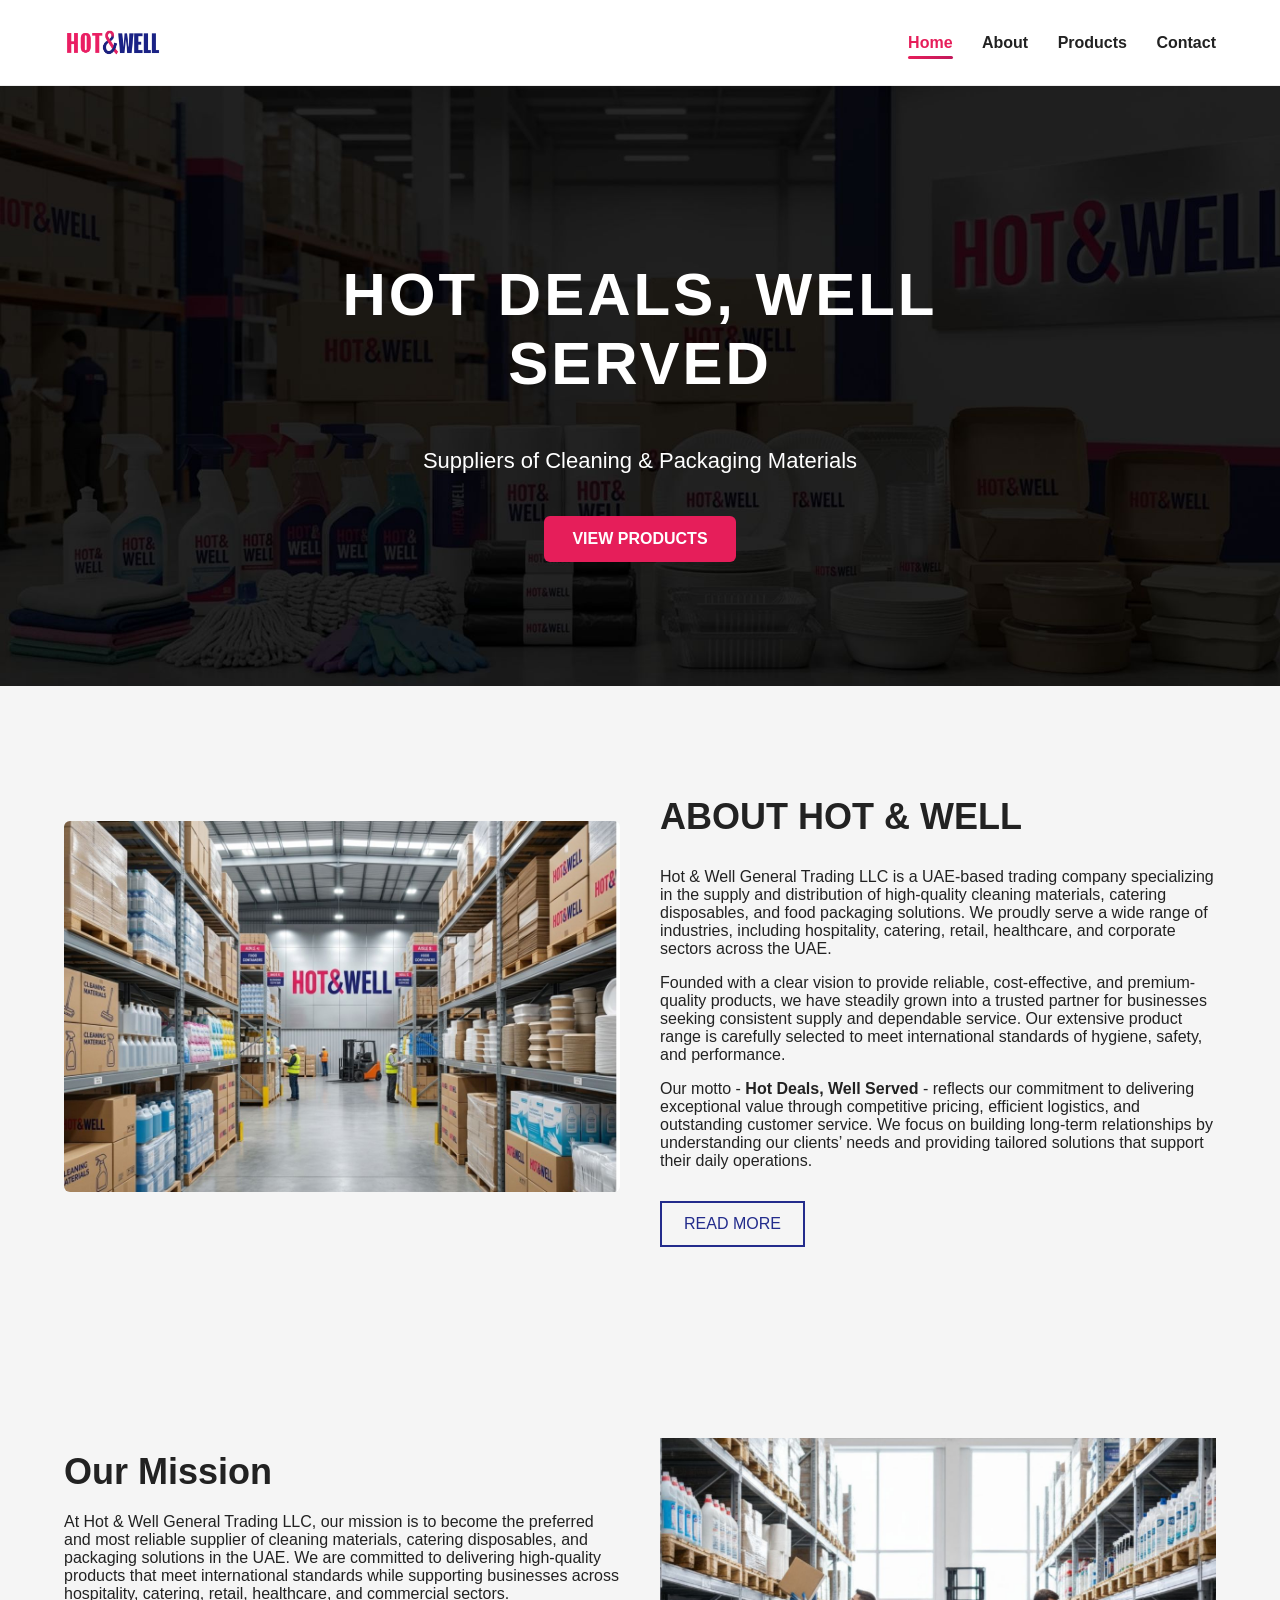
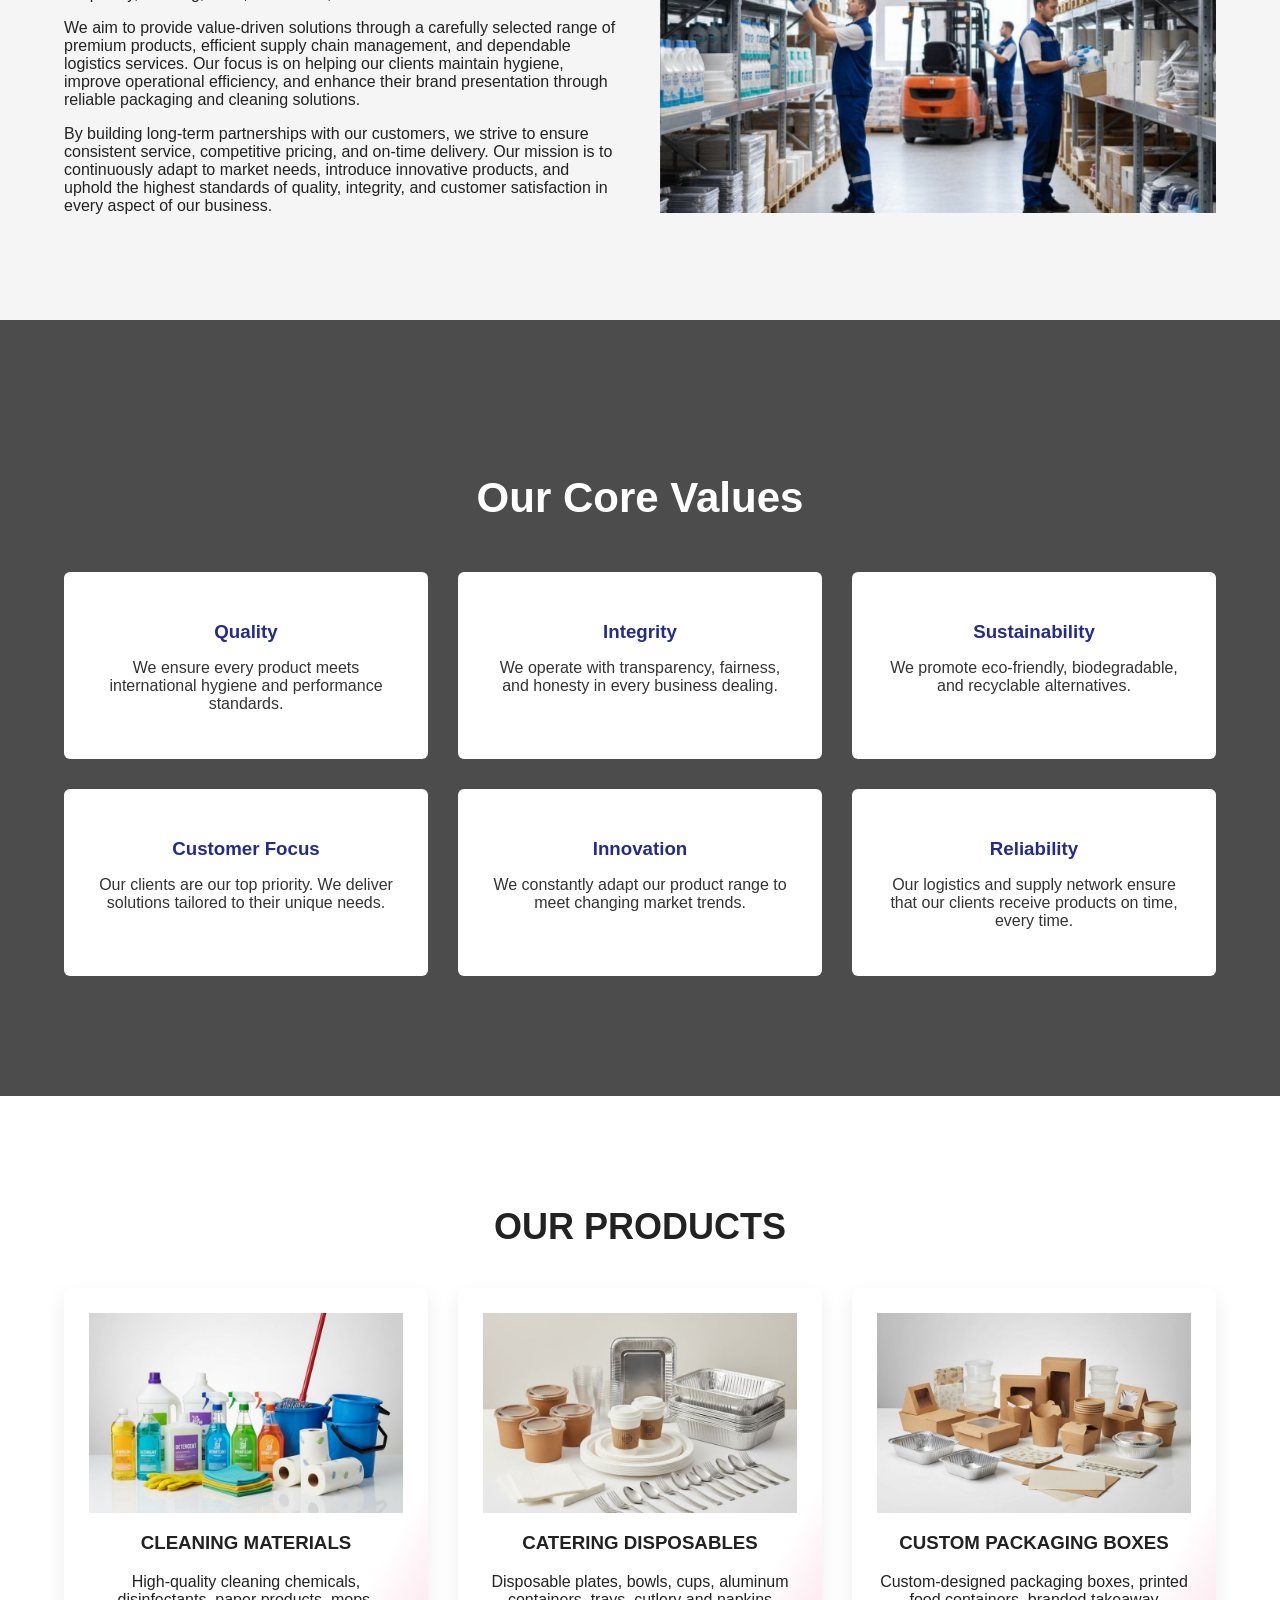
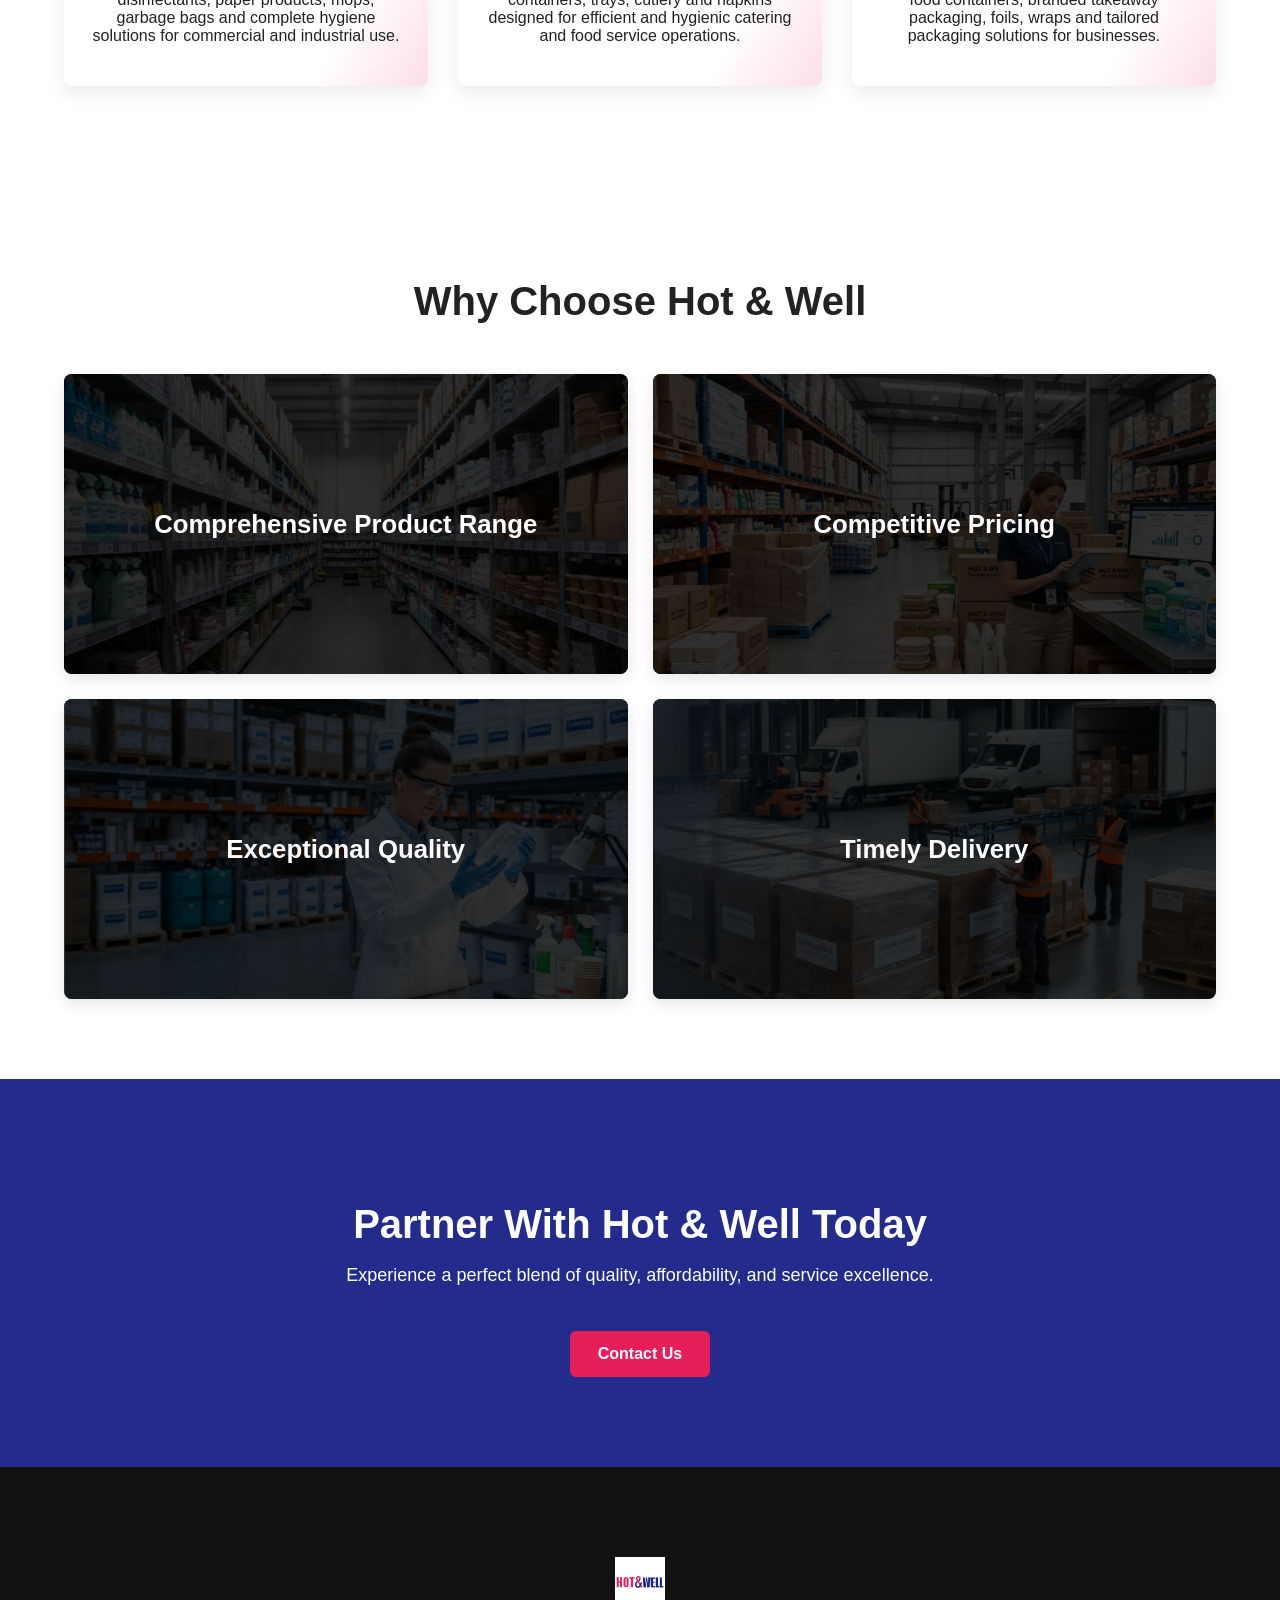
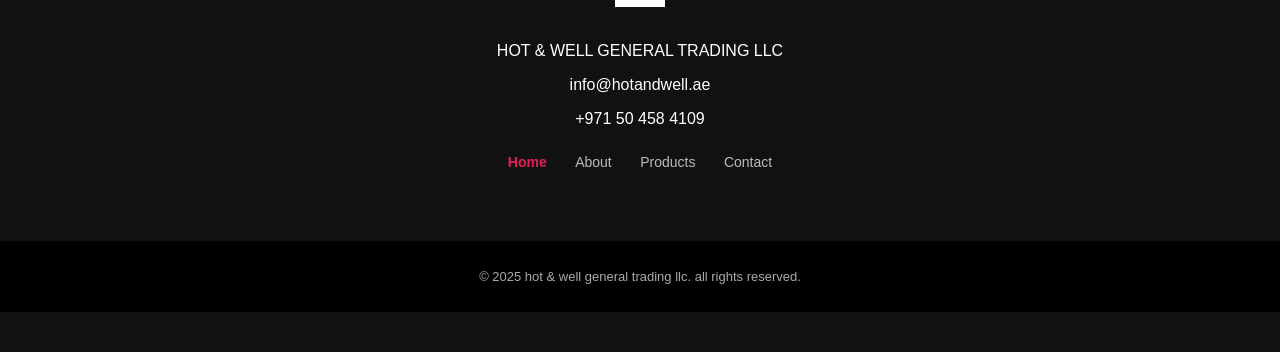
<file: index.html>
<!DOCTYPE html>
<html lang="en">

<head>
<meta charset="UTF-8">
<meta name="viewport" content="width=device-width, initial-scale=1.0">

<title>Hot & Well | Cleaning & Packaging Solutions</title>

<link rel="stylesheet" href="css/style.css">
<link rel="icon" href="favicon.ico" type="image/x-icon">
</head>

<body>

<header>

<div class="container nav">

<img src="images/logo1.png" class="logo" alt="Hot & Well company logo">

<nav>
  <a href="/" class="active">Home</a>
  <a href="/about/">About</a>
  <a href="/products/">Products</a>
  <a href="/contact/">Contact</a>
</nav>

</div>

</header>


<section class="hero">

<div class="hero-bg"></div>

<div class="hero-content">

<h1>HOT DEALS, WELL SERVED</h1>

<p>
Suppliers of Cleaning & Packaging Materials
</p>

<a href="/products/" class="btn"><span>VIEW PRODUCTS</span></a>

</div>

</section>


<section class="about-preview">

<div class="container about-grid">

<div class="image-frame">
    <img src="images/about.jpg" class="scroll-zoom" alt="About Hot & Well">
</div>

<div>

<h2>ABOUT HOT & WELL</h2>

<p>
Hot & Well General Trading LLC is a UAE-based trading company specializing in the supply and distribution of high-quality cleaning materials, catering disposables, and food packaging solutions. We proudly serve a wide range of industries, including hospitality, catering, retail, healthcare, and corporate sectors across the UAE.
</p>

<p>
Founded with a clear vision to provide reliable, cost-effective, and premium-quality products, we have steadily grown into a trusted partner for businesses seeking consistent supply and dependable service. Our extensive product range is carefully selected to meet international standards of hygiene, safety, and performance.
</p>

<p>
Our motto -<strong> Hot Deals, Well Served </strong>- reflects our commitment to delivering exceptional value through competitive pricing, efficient logistics, and outstanding customer service. We focus on building long-term relationships by understanding our clients’ needs and providing tailored solutions that support their daily operations.
</p>

<a href="/about/" class="btn-outline"><span>READ MORE</span></a>

</div>

</div>

</section>

<section class="mission">

<div class="container mission-grid">

<div class="mission-text">

<h2>Our Mission</h2>

<p>
At Hot & Well General Trading LLC, our mission is to become the preferred and most reliable supplier of cleaning materials, catering disposables, and packaging solutions in the UAE. We are committed to delivering high-quality products that meet international standards while supporting businesses across hospitality, catering, retail, healthcare, and commercial sectors.
</p>

<p>
We aim to provide value-driven solutions through a carefully selected range of premium products, efficient supply chain management, and dependable logistics services. Our focus is on helping our clients maintain hygiene, improve operational efficiency, and enhance their brand presentation through reliable packaging and cleaning solutions.
</p>

<p>
By building long-term partnerships with our customers, we strive to ensure consistent service, competitive pricing, and on-time delivery. Our mission is to continuously adapt to market needs, introduce innovative products, and uphold the highest standards of quality, integrity, and customer satisfaction in every aspect of our business.
</p>

</div>

<div class="mission-image">

<div class="image-frame">
<img src="images/mission.jpg" class="scroll-zoom" alt="Logistics and product supply operations">
</div>

</div>

</div>

</section>

<section class="core-values">

<div class="values-content">

<h2>Our Core Values</h2>

<div class="values-grid">

<div class="value-card">
<h3>Quality</h3>
<p>We ensure every product meets international hygiene and performance standards.</p>
</div>

<div class="value-card">
<h3>Integrity</h3>
<p>We operate with transparency, fairness, and honesty in every business dealing.</p>
</div>

<div class="value-card">
<h3>Sustainability</h3>
<p>We promote eco-friendly, biodegradable, and recyclable alternatives.</p>
</div>

<div class="value-card">
<h3>Customer Focus</h3>
<p>Our clients are our top priority. We deliver solutions tailored to their unique needs.</p>
</div>

<div class="value-card">
<h3>Innovation</h3>
<p>We constantly adapt our product range to meet changing market trends.</p>
</div>

<div class="value-card">
<h3>Reliability</h3>
<p>Our logistics and supply network ensure that our clients receive products on time, every time.</p>
</div>

</div>

</div>

</section>

<section class="products">

<h2>OUR PRODUCTS</h2>

<div class="container product-grid">

<div class="card">

<img src="images/cleaning.jpg" alt="Industrial cleaning materials and hygiene products">

<h3>CLEANING MATERIALS</h3>

<p>
High-quality cleaning chemicals, disinfectants, paper products,
mops, garbage bags and complete hygiene solutions for commercial
and industrial use.
</p>

</div>


<div class="card">

<img src="images/disposable.jpg" alt="Disposable plates cups and catering supplies">

<h3>CATERING DISPOSABLES</h3>

<p>
Disposable plates, bowls, cups, aluminum containers, trays,
cutlery and napkins designed for efficient and hygienic
catering and food service operations.
</p>

</div>


<div class="card">

<img src="images/packaging.jpg" alt="Custom packaging boxes and branded packaging solutions">

<h3>CUSTOM PACKAGING BOXES</h3>

<p>
Custom-designed packaging boxes, printed food containers,
branded takeaway packaging, foils, wraps and tailored
packaging solutions for businesses.
</p>

</div>

</div>

</section>

<section class="why-choose">
  <h2>Why Choose Hot & Well</h2>

  <div class="why-grid">
    <div class="why-box range">
      <h3>Comprehensive Product Range</h3>
    </div>

    <div class="why-box pricing">
      <h3>Competitive Pricing</h3>
    </div>

    <div class="why-box quality">
      <h3>Exceptional Quality</h3>
    </div>

    <div class="why-box delivery">
      <h3>Timely Delivery</h3>
    </div>
  </div>
</section>

<section class="about-cta">
  <div class="container">
    <h2>Partner With Hot & Well Today</h2>
    <p>Experience a perfect blend of quality, affordability, and service excellence.</p>
    <a href="/contact/" class="btn"><span>Contact Us</span></a>
  </div>
</section>

<footer>

<!-- TOP FOOTER -->
<div class="footer-top">

<div class="container">

<img src="images/logo.png" alt="Hot & Well logo">

<p>HOT & WELL GENERAL TRADING LLC</p>
<p>info@hotandwell.ae</p>
<p class="footer-phone">+971 50 458 4109</p>

<div class="footer-nav">
<a href="/" class="active">Home</a>
<a href="/about/">About</a>
<a href="/products/">Products</a>
<a href="/contact/">Contact</a>
</div>

</div>

</div>

<!-- COPYRIGHT BAR -->
<div class="footer-bottom">
<p>© 2025 hot & well general trading llc. all rights reserved.</p>
</div>

</footer>

<script src="js/script.js"></script>

</body>

</html>
</file>
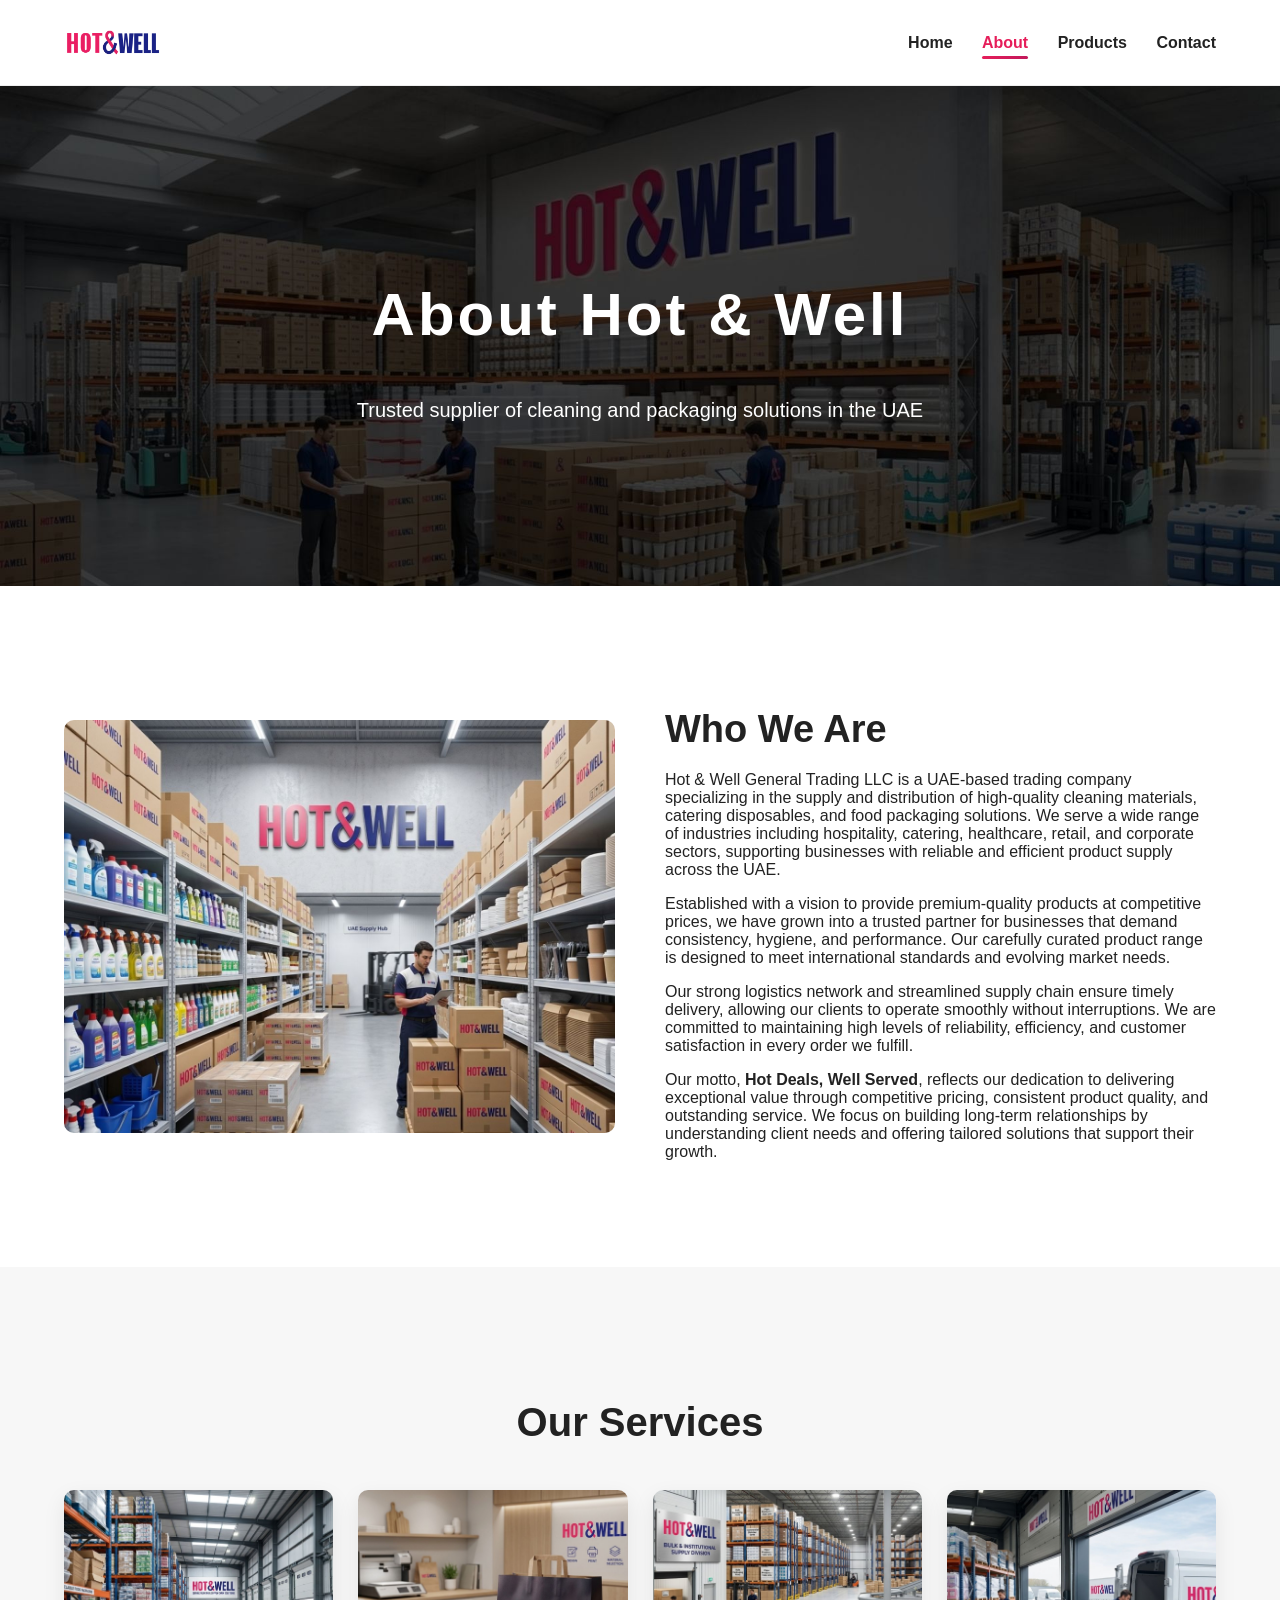
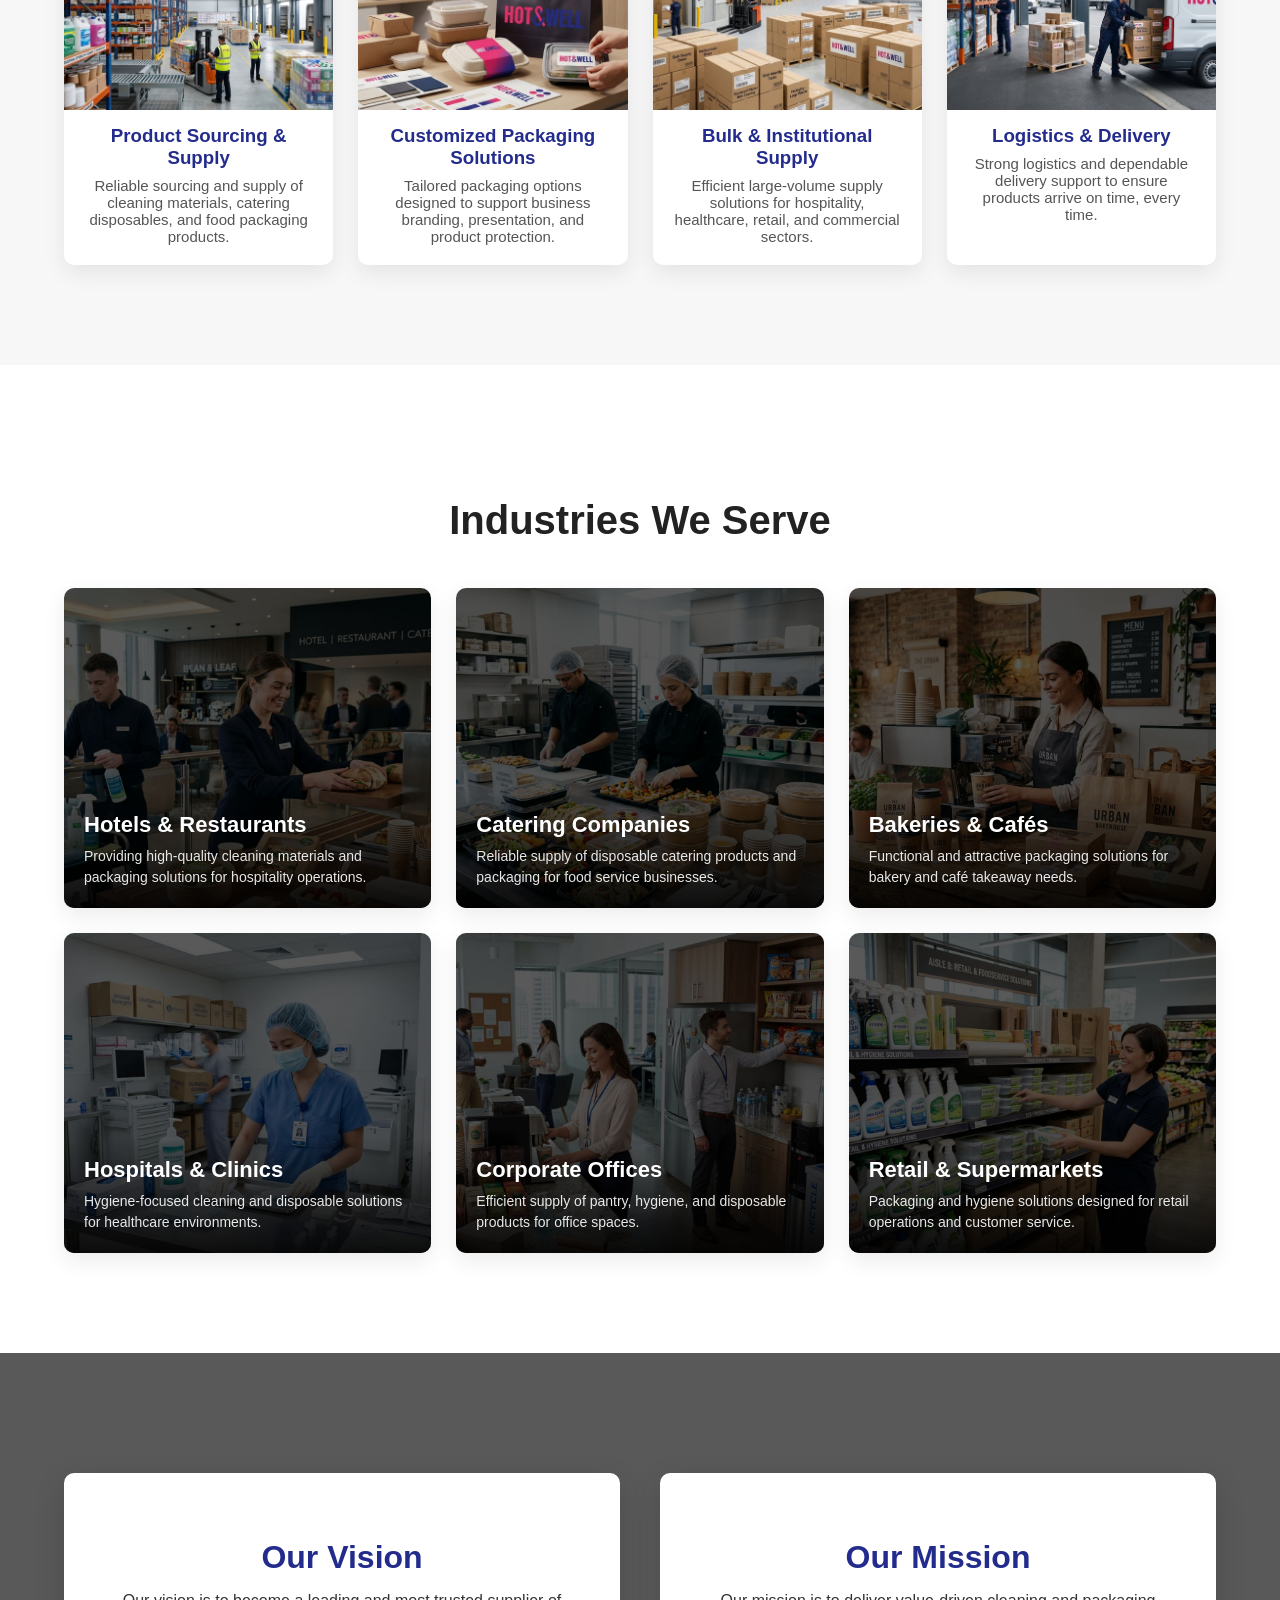
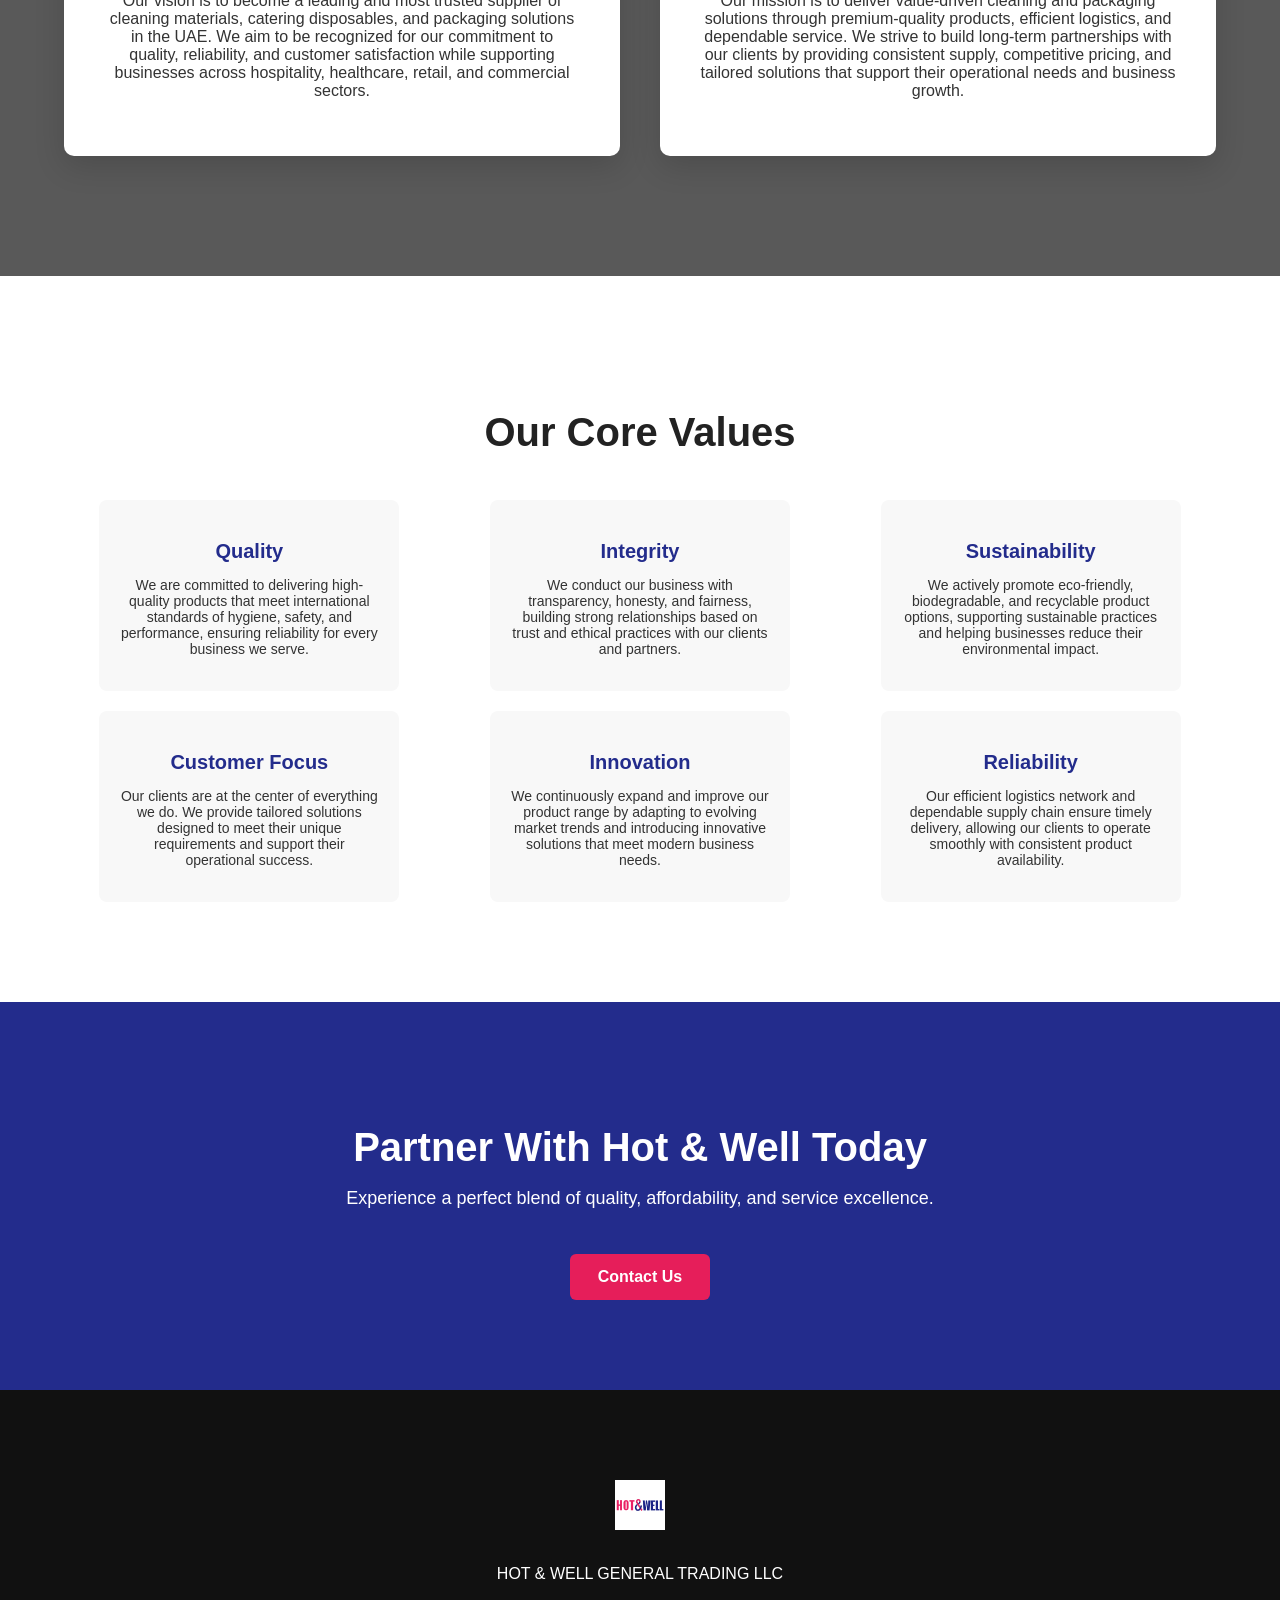
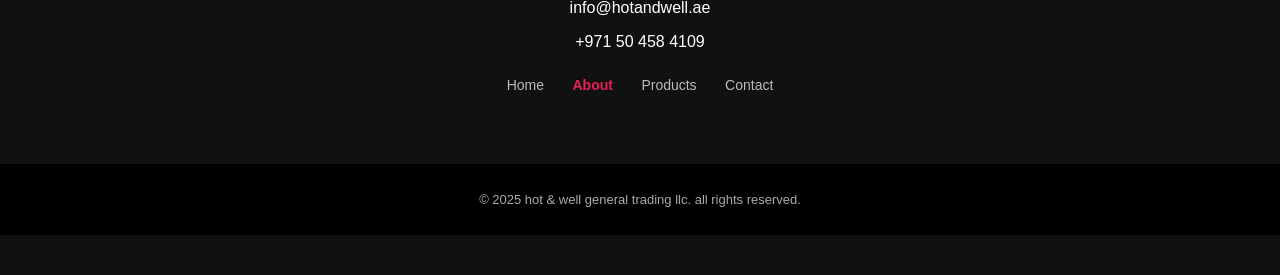
<file: about/index.html>
<!DOCTYPE html>
<html lang="en">
<head>
  <meta charset="UTF-8">
  <meta name="viewport" content="width=device-width, initial-scale=1.0">
  <title>About Us | Hot & Well</title>
  <link rel="stylesheet" href="../css/style.css">
  <link rel="icon" href="../favicon.ico" type="image/x-icon">
</head>
<body>

<header>
  <div class="container nav">
    <img src="../images/logo1.png" class="logo" alt="Hot & Well company logo">

    <nav>
      <a href="/">Home</a>
      <a href="/about/" class="active">About</a>
      <a href="/products/">Products</a>
      <a href="/contact/">Contact</a>
    </nav>
  </div>
</header>

<section class="about-hero">

  <div class="about-hero-bg"></div>

  <div class="about-hero-content">
    <h1>About Hot & Well</h1>
    <p>Trusted supplier of cleaning and packaging solutions in the UAE</p>
  </div>

</section>

<section class="about-company-section">
  <div class="container about-company-grid">

    <div class="about-company-image image-frame">
      <img src="../images/about-company.jpg" class="scroll-zoom" alt="Hot & Well warehouse and packaging operations">
    </div>

    <div class="about-company-text">
      <h2>Who We Are</h2>

      <p>
        Hot & Well General Trading LLC is a UAE-based trading company specializing in the supply and distribution of high-quality cleaning materials, catering disposables, and food packaging solutions. We serve a wide range of industries including hospitality, catering, healthcare, retail, and corporate sectors, supporting businesses with reliable and efficient product supply across the UAE.
      </p>

      <p>
        Established with a vision to provide premium-quality products at competitive prices, we have grown into a trusted partner for businesses that demand consistency, hygiene, and performance. Our carefully curated product range is designed to meet international standards and evolving market needs.
      </p>

      <p>
        Our strong logistics network and streamlined supply chain ensure timely delivery, allowing our clients to operate smoothly without interruptions. We are committed to maintaining high levels of reliability, efficiency, and customer satisfaction in every order we fulfill.
      </p>

      <p>
        Our motto, <strong>Hot Deals, Well Served</strong>, reflects our dedication to delivering exceptional value through competitive pricing, consistent product quality, and outstanding service. We focus on building long-term relationships by understanding client needs and offering tailored solutions that support their growth.
      </p>

    </div>

  </div>
</section>

<section class="about-services-section">
  <div class="container">
    <h2>Our Services</h2>

    <div class="about-services-grid">

      <div class="about-service-card">
        <img src="../images/service-sourcing.jpg" alt="Product sourcing and supply service">
        <h3>Product Sourcing & Supply</h3>
        <p>Reliable sourcing and supply of cleaning materials, catering disposables, and food packaging products.</p>
      </div>

      <div class="about-service-card">
        <img src="../images/service-custom.jpg" alt="Customized packaging solutions service">
        <h3>Customized Packaging Solutions</h3>
        <p>Tailored packaging options designed to support business branding, presentation, and product protection.</p>
      </div>

      <div class="about-service-card">
        <img src="../images/service-bulk.jpg" alt="Bulk and institutional supply service">
        <h3>Bulk & Institutional Supply</h3>
        <p>Efficient large-volume supply solutions for hospitality, healthcare, retail, and commercial sectors.</p>
      </div>

      <div class="about-service-card">
        <img src="../images/service-logistics.jpg" alt="Logistics and delivery service">
        <h3>Logistics & Delivery</h3>
        <p>Strong logistics and dependable delivery support to ensure products arrive on time, every time.</p>
      </div>

    </div>
  </div>
</section>

<section class="industries-section">
  <div class="container">
    <h2>Industries We Serve</h2>

    <div class="industries-grid-images">

      <div class="industry-card">
        <img src="../images/industry-hotel.jpg" alt="Hotels and restaurants industry">
        <div class="industry-overlay">
          <h3>Hotels & Restaurants</h3>
          <p>Providing high-quality cleaning materials and packaging solutions for hospitality operations.</p>
        </div>
      </div>

      <div class="industry-card">
        <img src="../images/industry-catering.jpg" alt="Catering companies industry">
        <div class="industry-overlay">
          <h3>Catering Companies</h3>
          <p>Reliable supply of disposable catering products and packaging for food service businesses.</p>
        </div>
      </div>

      <div class="industry-card">
        <img src="../images/industry-bakery.jpg" alt="Bakeries and cafes industry">
        <div class="industry-overlay">
          <h3>Bakeries & Cafés</h3>
          <p>Functional and attractive packaging solutions for bakery and café takeaway needs.</p>
        </div>
      </div>

      <div class="industry-card">
        <img src="../images/industry-hospital.jpg" alt="Hospitals and clinics industry">
        <div class="industry-overlay">
          <h3>Hospitals & Clinics</h3>
          <p>Hygiene-focused cleaning and disposable solutions for healthcare environments.</p>
        </div>
      </div>

      <div class="industry-card">
        <img src="../images/industry-office.jpg" alt="Corporate offices industry">
        <div class="industry-overlay">
          <h3>Corporate Offices</h3>
          <p>Efficient supply of pantry, hygiene, and disposable products for office spaces.</p>
        </div>
      </div>

      <div class="industry-card">
        <img src="../images/industry-retail.jpg" alt="Retail and supermarkets industry">
        <div class="industry-overlay">
          <h3>Retail & Supermarkets</h3>
          <p>Packaging and hygiene solutions designed for retail operations and customer service.</p>
        </div>
      </div>

    </div>
  </div>
</section>

<section class="vision-parallax">

<div class="vision-overlay">

<div class="container vision-content">

<div class="vision-box">
<h2>Our Vision</h2>
<p>
Our vision is to become a leading and most trusted supplier of cleaning materials, catering disposables, and packaging solutions in the UAE. We aim to be recognized for our commitment to quality, reliability, and customer satisfaction while supporting businesses across hospitality, healthcare, retail, and commercial sectors.
</p>
</div>

<div class="mission-box">
<h2>Our Mission</h2>
<p>
Our mission is to deliver value-driven cleaning and packaging solutions through premium-quality products, efficient logistics, and dependable service. We strive to build long-term partnerships with our clients by providing consistent supply, competitive pricing, and tailored solutions that support their operational needs and business growth.
</p>
</div>

</div>

</div>

</section>

<section class="about-values-section">
  <div class="container">
    <h2>Our Core Values</h2>

    <div class="about-values-grid">

      <div class="about-value-card">
        <h3>Quality</h3>
        <p>
          We are committed to delivering high-quality products that meet international standards of hygiene, safety, and performance, ensuring reliability for every business we serve.
        </p>
      </div>

      <div class="about-value-card">
        <h3>Integrity</h3>
        <p>
          We conduct our business with transparency, honesty, and fairness, building strong relationships based on trust and ethical practices with our clients and partners.
        </p>
      </div>

      <div class="about-value-card">
        <h3>Sustainability</h3>
        <p>
          We actively promote eco-friendly, biodegradable, and recyclable product options, supporting sustainable practices and helping businesses reduce their environmental impact.
        </p>
      </div>

      <div class="about-value-card">
        <h3>Customer Focus</h3>
        <p>
          Our clients are at the center of everything we do. We provide tailored solutions designed to meet their unique requirements and support their operational success.
        </p>
      </div>

      <div class="about-value-card">
        <h3>Innovation</h3>
        <p>
          We continuously expand and improve our product range by adapting to evolving market trends and introducing innovative solutions that meet modern business needs.
        </p>
      </div>

      <div class="about-value-card">
        <h3>Reliability</h3>
        <p>
          Our efficient logistics network and dependable supply chain ensure timely delivery, allowing our clients to operate smoothly with consistent product availability.
        </p>
      </div>

    </div>
  </div>
</section>

<section class="about-cta">
  <div class="container">
    <h2>Partner With Hot & Well Today</h2>
    <p>Experience a perfect blend of quality, affordability, and service excellence.</p>
    <a href="/contact/" class="btn"><span>Contact Us</span></a>
  </div>
</section>


<footer>
  <div class="footer-top">
    <div class="container">
      <img src="../images/logo.png" alt="Hot & Well logo">

      <p>HOT & WELL GENERAL TRADING LLC</p>
      <p>info@hotandwell.ae</p>
      <p class="footer-phone">+971 50 458 4109</p>

      <div class="footer-nav">
        <a href="/">Home</a>
        <a href="/about/" class="active">About</a>
        <a href="/products/">Products</a>
        <a href="/contact/">Contact</a>
      </div>
    </div>
  </div>

  <div class="footer-bottom">
    <p>© 2025 hot & well general trading llc. all rights reserved.</p>
  </div>
</footer>

<script src="../js/script.js"></script>
</body>
</html>
</file>
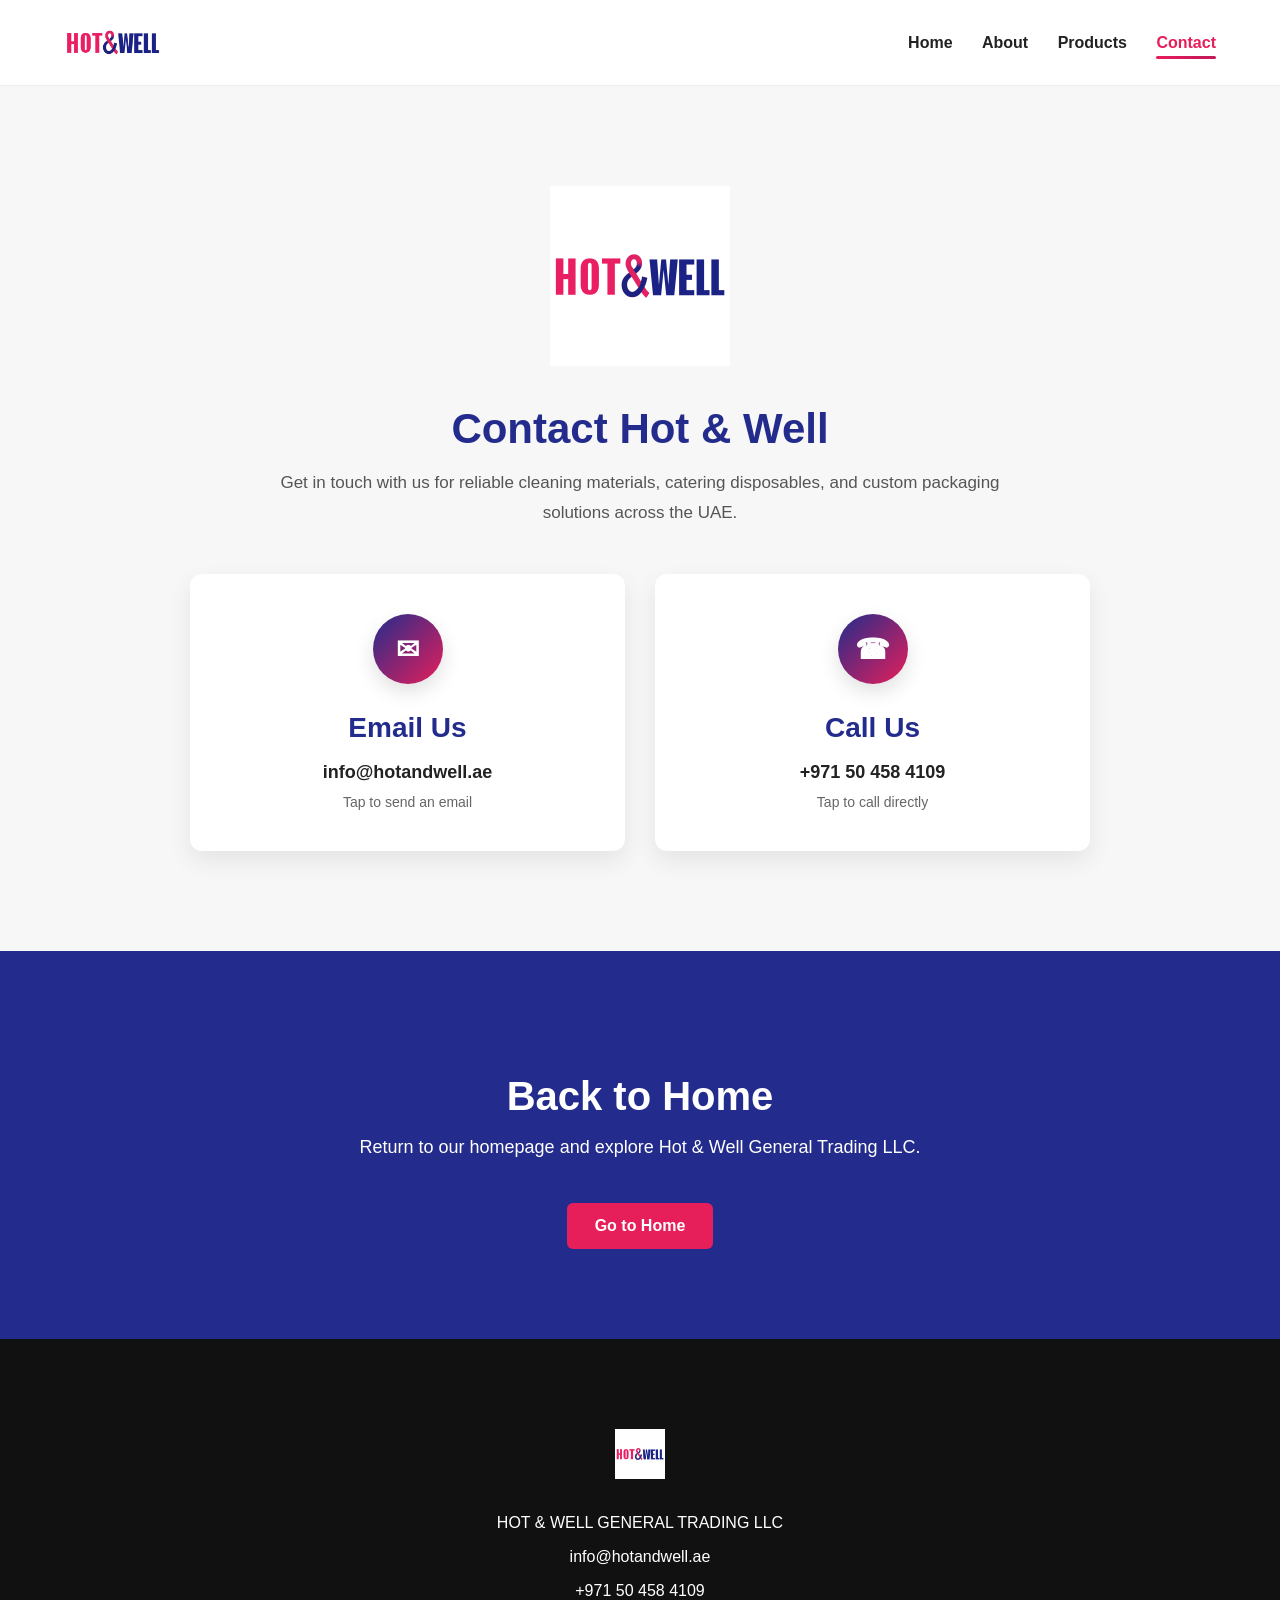
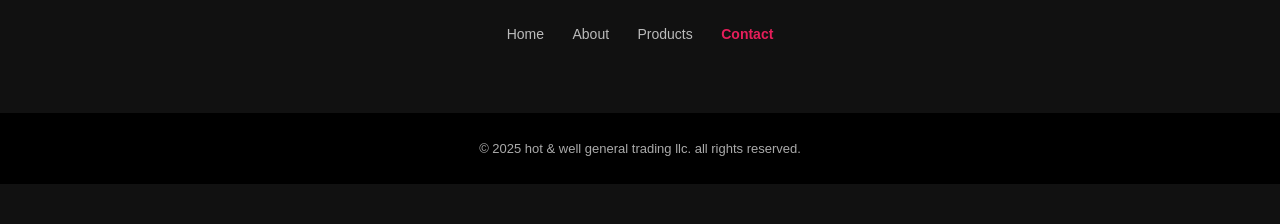
<file: contact/index.html>
<!DOCTYPE html>
<html lang="en">
<head>
  <meta charset="UTF-8">
  <meta name="viewport" content="width=device-width, initial-scale=1.0">
  <title>Contact Us | Hot & Well</title>
  <meta name="description" content="Contact Hot & Well Trading LLC for cleaning materials, catering disposables, and custom packaging solutions in the UAE.">
  <link rel="stylesheet" href="../css/style.css">
  <link rel="icon" href="../favicon.ico" type="image/x-icon">
</head>
<body>

<header>
  <div class="container nav">
    <img src="../images/logo1.png" class="logo" alt="Hot & Well company logo">

    <nav>
      <a href="/">Home</a>
      <a href="/about/">About</a>
      <a href="/products/">Products</a>
      <a href="/contact/" class="active">Contact</a>
    </nav>
  </div>
</header>

<section class="contact-info-section">
  <div class="container">

    <div class="contact-logo-wrap">
      <img src="../images/logo.png" alt="Hot & Well logo" class="contact-page-logo">
    </div>

    <h1>Contact Hot & Well</h1>
    <p class="contact-intro">
      Get in touch with us for reliable cleaning materials, catering disposables, and custom packaging solutions across the UAE.
    </p>

    <div class="contact-cards-grid">

      <a href="mailto:info@hotandwell.ae" class="contact-card">
        <div class="contact-card-icon">✉</div>
        <h3>Email Us</h3>
        <p>info@hotandwell.ae</p>
        <span>Tap to send an email</span>
      </a>

      <a href="tel:+971504584109" class="contact-card">
        <div class="contact-card-icon">☎</div>
        <h3>Call Us</h3>
        <p>+971 50 458 4109</p>
        <span>Tap to call directly</span>
      </a>

    </div>

  </div>
</section>

<section class="about-cta">
  <div class="container">
    <h2>Back to Home</h2>
    <p>Return to our homepage and explore Hot & Well General Trading LLC.</p>
    <a href="/" class="btn"><span>Go to Home</span></a>
  </div>
</section>

<footer>
  <div class="footer-top">
    <div class="container">
      <img src="../images/logo.png" alt="Hot & Well logo">

      <p>HOT & WELL GENERAL TRADING LLC</p>
      <p>info@hotandwell.ae</p>
      <p class="footer-phone">+971 50 458 4109</p>

      <div class="footer-nav">
        <a href="/">Home</a>
        <a href="/about/">About</a>
        <a href="/products/">Products</a>
        <a href="/contact/" class="active">Contact</a>
      </div>
    </div>
  </div>

  <div class="footer-bottom">
    <p>© 2025 hot & well general trading llc. all rights reserved.</p>
  </div>
</footer>

<script src="../js/script.js"></script>
</body>
</html>
</file>
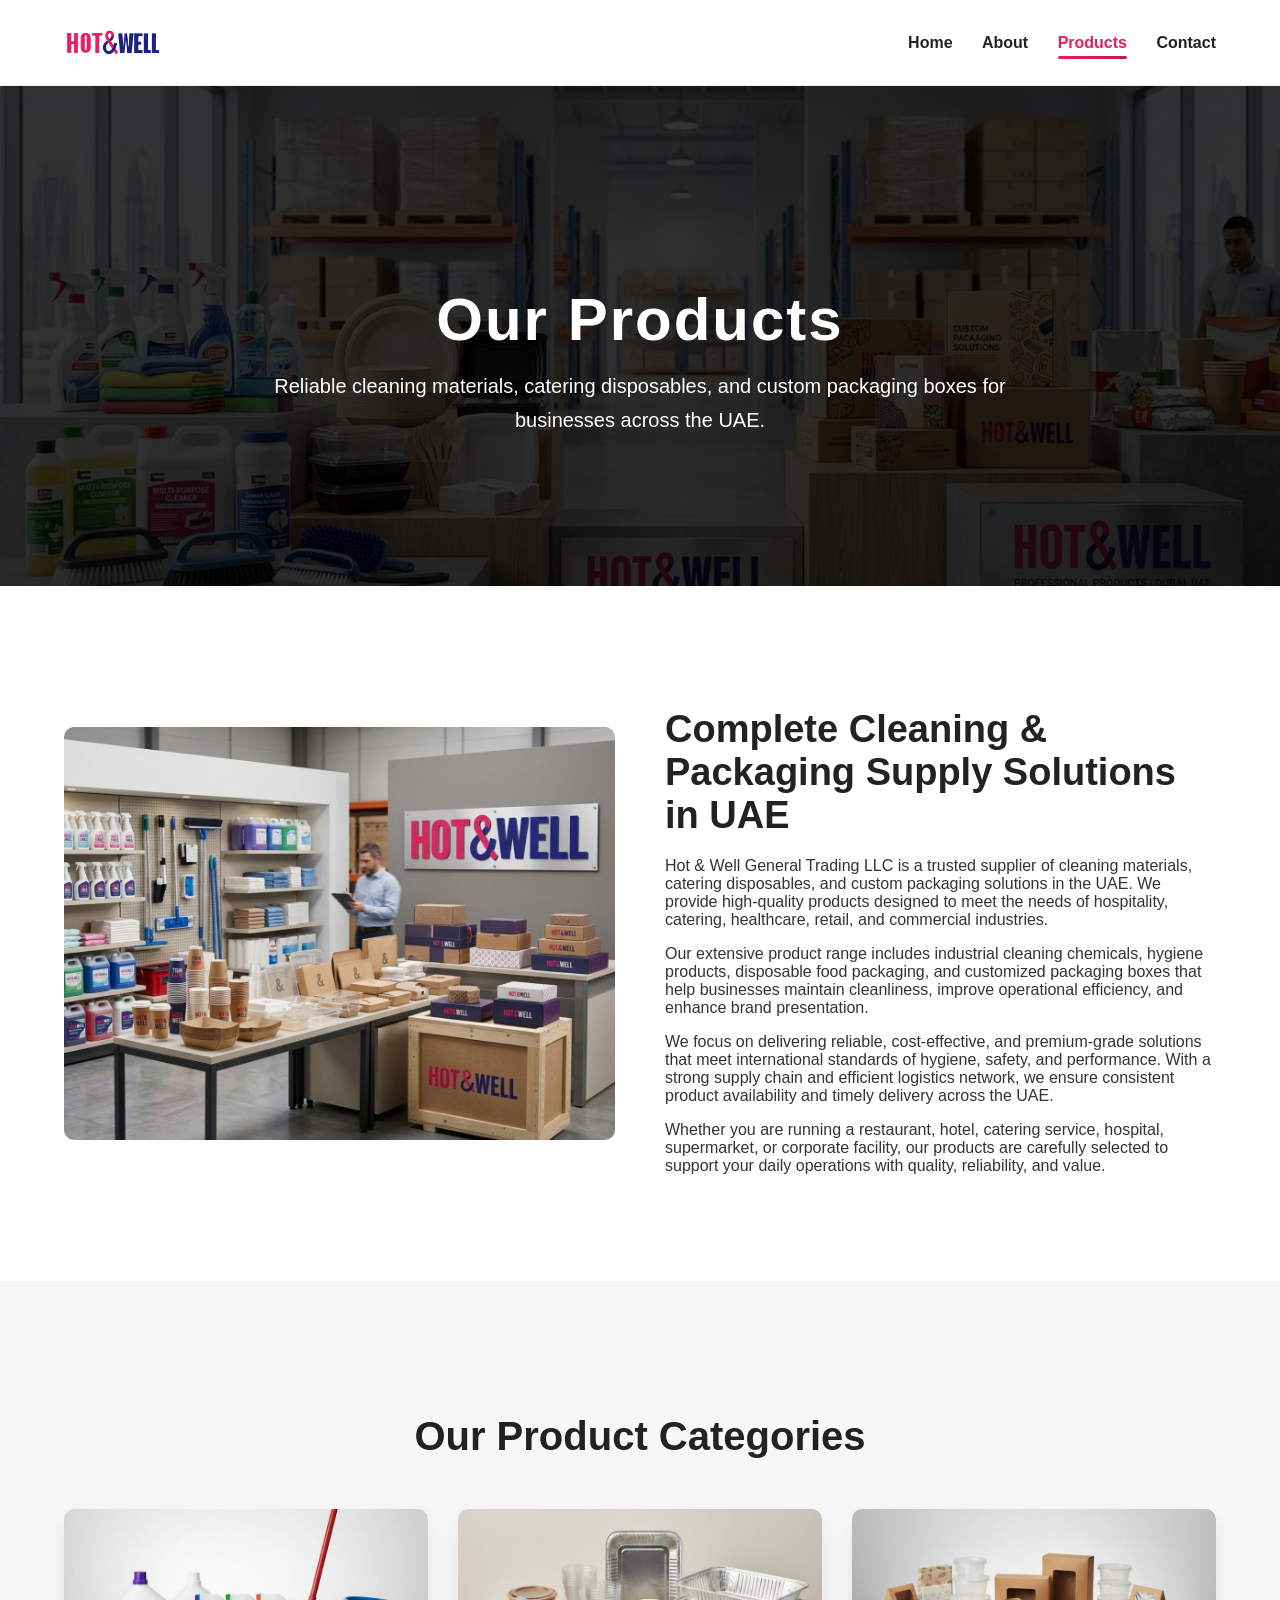
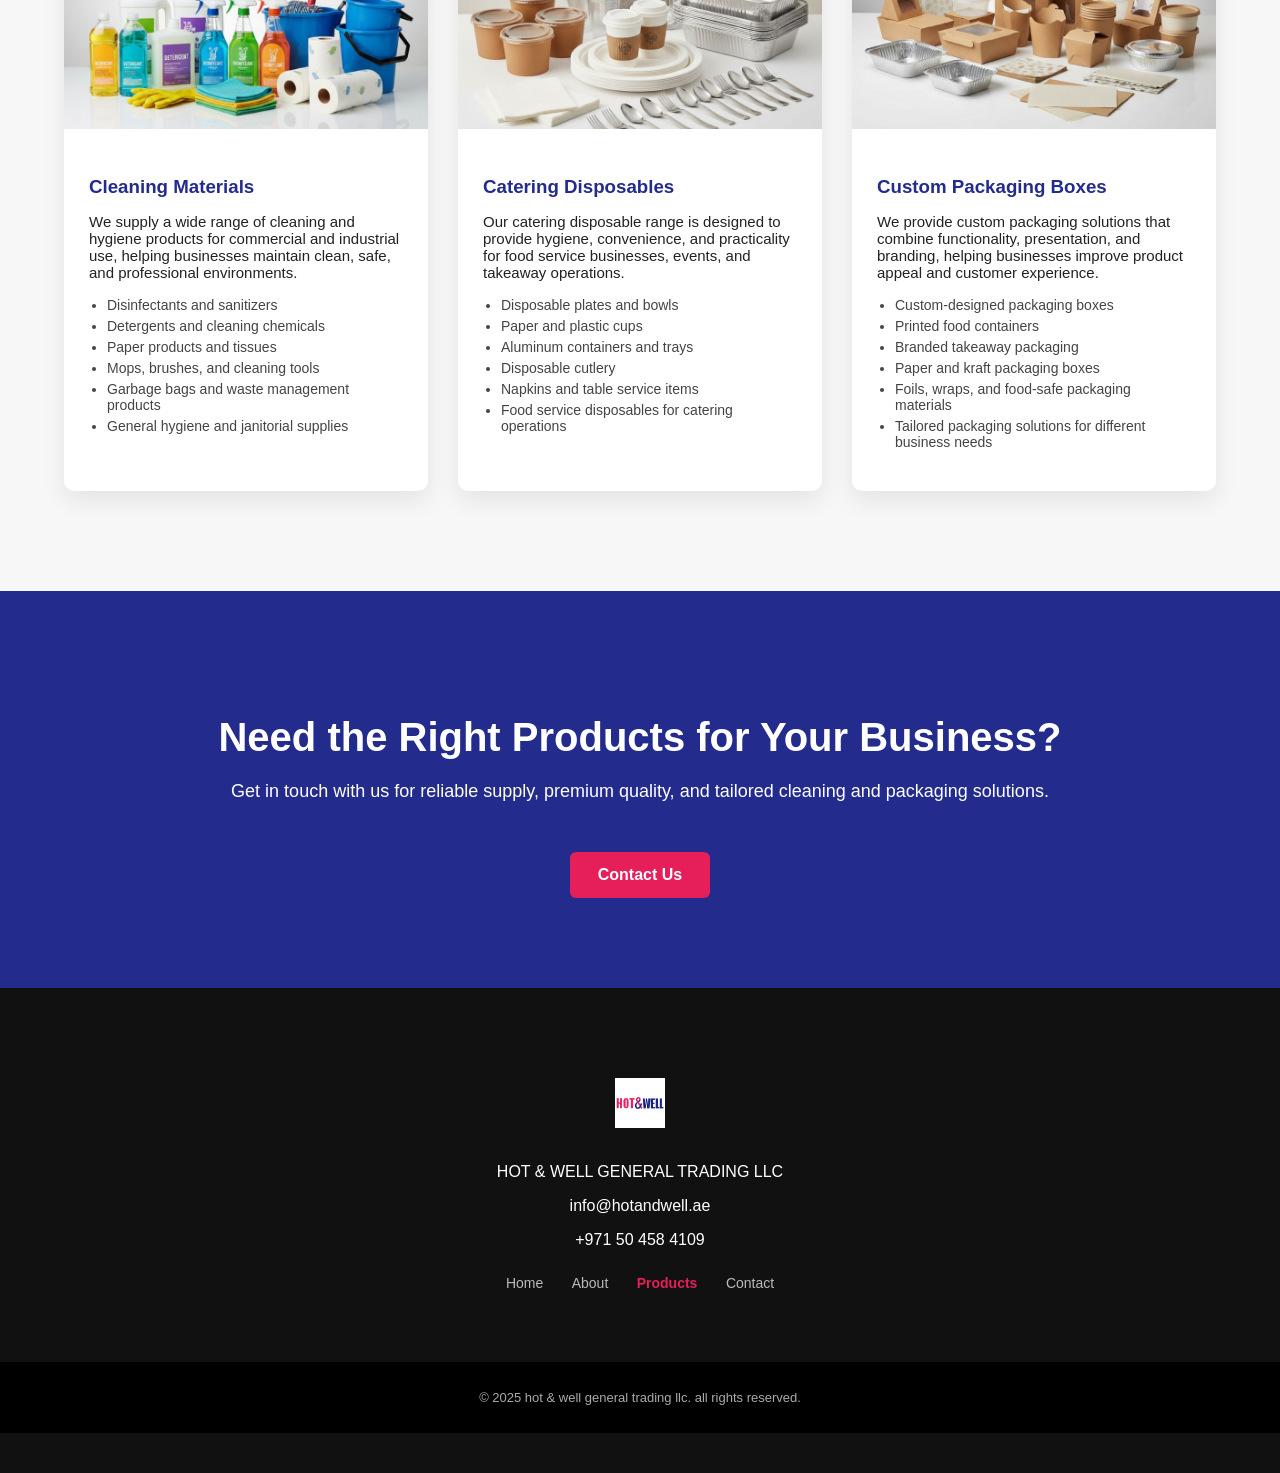
<file: products/index.html>
<!DOCTYPE html>
<html lang="en">
<head>
  <meta charset="UTF-8">
  <meta name="viewport" content="width=device-width, initial-scale=1.0">
  <title>Products | Hot & Well</title>
  <link rel="stylesheet" href="../css/style.css">
  <link rel="icon" href="../favicon.ico" type="image/x-icon">
</head>
<body>

<header>
  <div class="container nav">
    <img src="../images/logo1.png" class="logo" alt="Hot & Well company logo">

    <nav>
      <a href="/">Home</a>
      <a href="/about/">About</a>
      <a href="/products/" class="active">Products</a>
      <a href="/contact/">Contact</a>
    </nav>
  </div>
</header>

<section class="products-hero">
  <div class="products-hero-bg"></div>

  <div class="products-hero-content">
    <h1>Our Products</h1>
    <p>
      Reliable cleaning materials, catering disposables, and custom packaging boxes for businesses across the UAE.
    </p>
  </div>
</section>

<section class="products-intro-section">
  <div class="container products-intro-grid">

    <div class="products-intro-image image-frame">
      <img src="../images/products-intro.jpg" class="scroll-zoom" alt="Hot & Well product range including cleaning materials and packaging solutions">
    </div>

    <div class="products-intro-text">

      <h2>Complete Cleaning & Packaging Supply Solutions in UAE</h2>

      <p>
        Hot & Well General Trading LLC is a trusted supplier of cleaning materials, catering disposables, and custom packaging solutions in the UAE. We provide high-quality products designed to meet the needs of hospitality, catering, healthcare, retail, and commercial industries.
      </p>

      <p>
        Our extensive product range includes industrial cleaning chemicals, hygiene products, disposable food packaging, and customized packaging boxes that help businesses maintain cleanliness, improve operational efficiency, and enhance brand presentation.
      </p>

      <p>
        We focus on delivering reliable, cost-effective, and premium-grade solutions that meet international standards of hygiene, safety, and performance. With a strong supply chain and efficient logistics network, we ensure consistent product availability and timely delivery across the UAE.
      </p>

      <p>
        Whether you are running a restaurant, hotel, catering service, hospital, supermarket, or corporate facility, our products are carefully selected to support your daily operations with quality, reliability, and value.
      </p>

    </div>

  </div>
</section>

<section class="products-card-section">
  <div class="container">

    <h2 class="products-title">Our Product Categories</h2>

    <div class="products-card-grid">

      <!-- Card 1 -->
      <div class="product-card">
        <img src="../images/cleaning.jpg" alt="Cleaning materials">

        <div class="product-card-content">
          <h3>Cleaning Materials</h3>

          <p>
            We supply a wide range of cleaning and hygiene products for commercial and industrial use, helping businesses maintain clean, safe, and professional environments.
          </p>

          <ul>
            <li>Disinfectants and sanitizers</li>
            <li>Detergents and cleaning chemicals</li>
            <li>Paper products and tissues</li>
            <li>Mops, brushes, and cleaning tools</li>
            <li>Garbage bags and waste management products</li>
            <li>General hygiene and janitorial supplies</li>
          </ul>
        </div>
      </div>

      <!-- Card 2 -->
      <div class="product-card">
        <img src="../images/disposable.jpg" alt="Catering disposables">

        <div class="product-card-content">
          <h3>Catering Disposables</h3>

          <p>
            Our catering disposable range is designed to provide hygiene, convenience, and practicality for food service businesses, events, and takeaway operations.
          </p>

          <ul>
            <li>Disposable plates and bowls</li>
            <li>Paper and plastic cups</li>
            <li>Aluminum containers and trays</li>
            <li>Disposable cutlery</li>
            <li>Napkins and table service items</li>
            <li>Food service disposables for catering operations</li>
          </ul>
        </div>
      </div>

      <!-- Card 3 -->
      <div class="product-card">
        <img src="../images/packaging.jpg" alt="Custom packaging">

        <div class="product-card-content">
          <h3>Custom Packaging Boxes</h3>

          <p>
            We provide custom packaging solutions that combine functionality, presentation, and branding, helping businesses improve product appeal and customer experience.
          </p>

          <ul>
            <li>Custom-designed packaging boxes</li>
            <li>Printed food containers</li>
            <li>Branded takeaway packaging</li>
            <li>Paper and kraft packaging boxes</li>
            <li>Foils, wraps, and food-safe packaging materials</li>
            <li>Tailored packaging solutions for different business needs</li>
          </ul>
        </div>
      </div>

    </div>

  </div>
</section>

<section class="products-cta-section">
  <div class="container">
    <h2>Need the Right Products for Your Business?</h2>
    <p>
      Get in touch with us for reliable supply, premium quality, and tailored cleaning and packaging solutions.
    </p>
    <a href="/contact/" class="btn"><span>Contact Us</span></a>
  </div>
</section>

<footer>
  <div class="footer-top">
    <div class="container">
      <img src="../images/logo.png" alt="Hot & Well logo">

      <p>HOT & WELL GENERAL TRADING LLC</p>
      <p>info@hotandwell.ae</p>
      <p class="footer-phone">+971 50 458 4109</p>

      <div class="footer-nav">
        <a href="/">Home</a>
        <a href="/about/">About</a>
        <a href="/products/" class="active">Products</a>
        <a href="/contact/">Contact</a>
      </div>
    </div>
  </div>

  <div class="footer-bottom">
    <p>© 2025 hot & well general trading llc. all rights reserved.</p>
  </div>
</footer>

<script src="../js/script.js"></script>
</body>
</html>
</file>
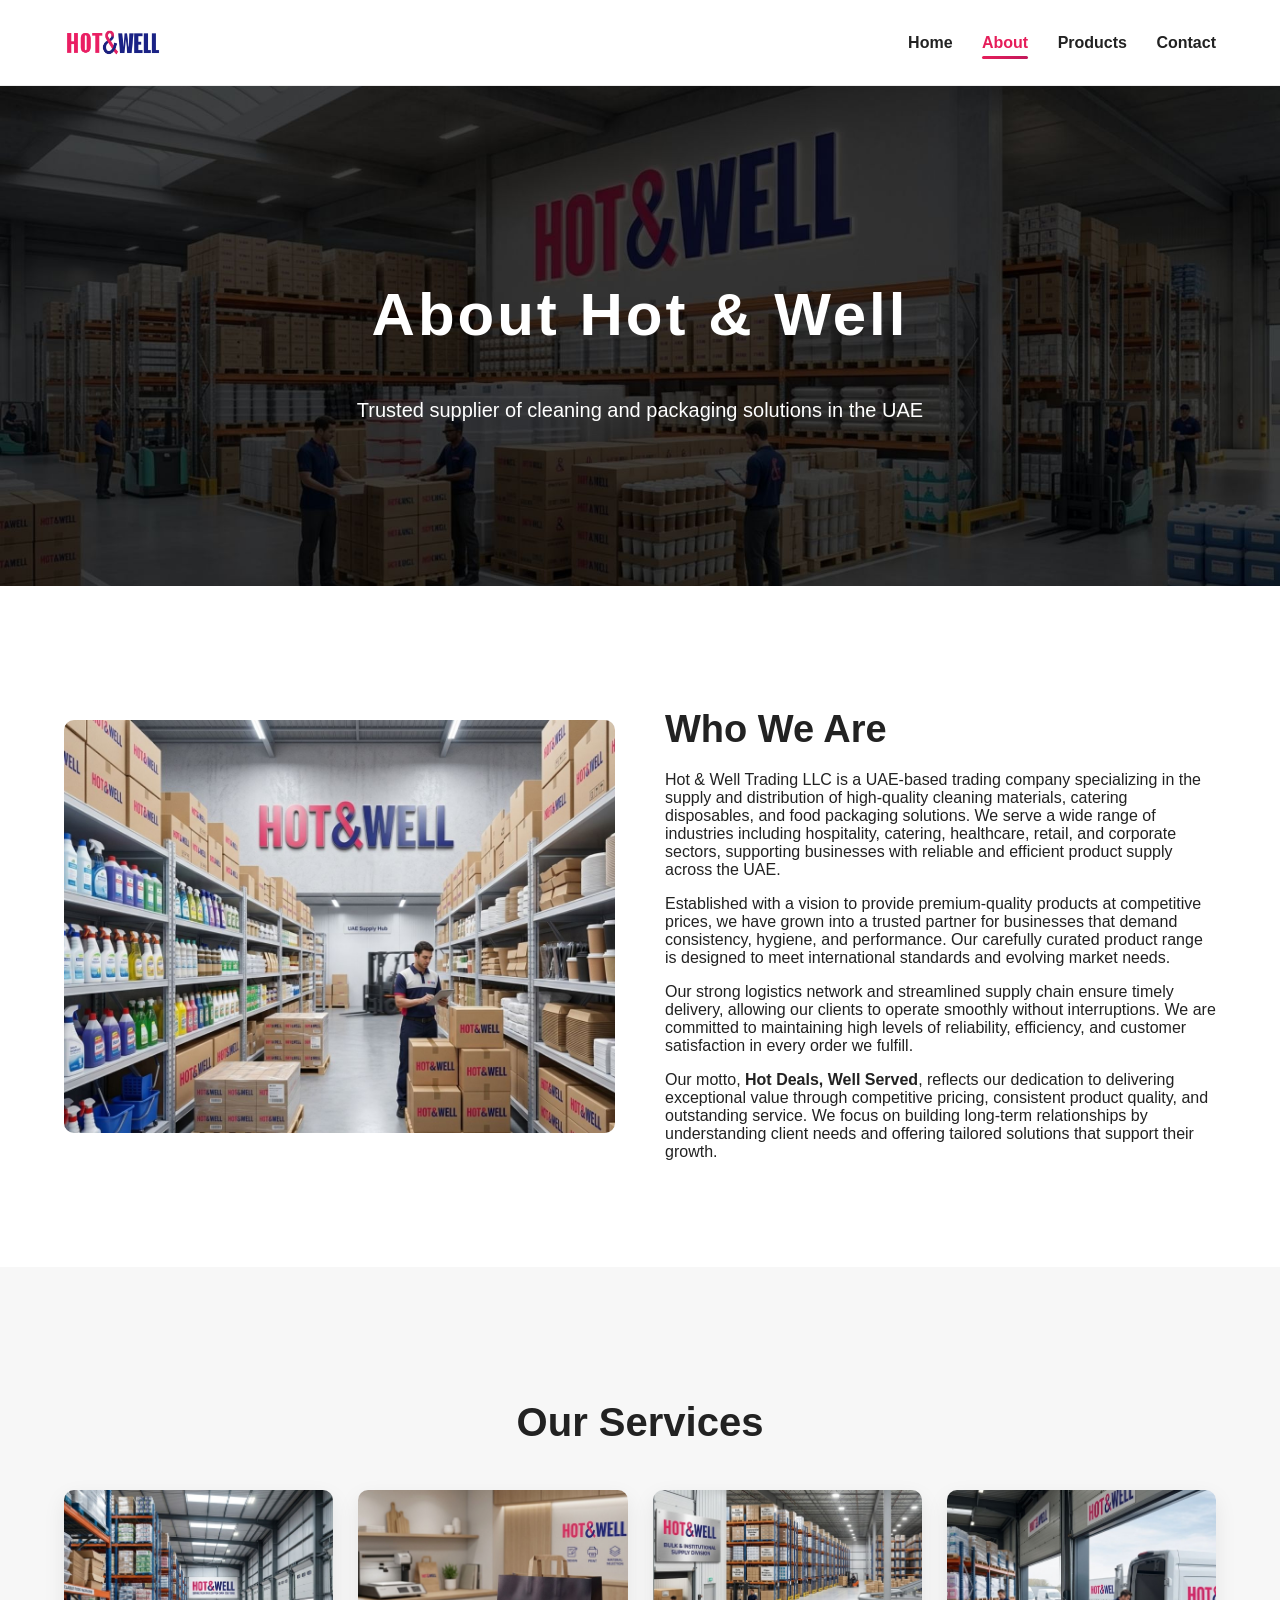
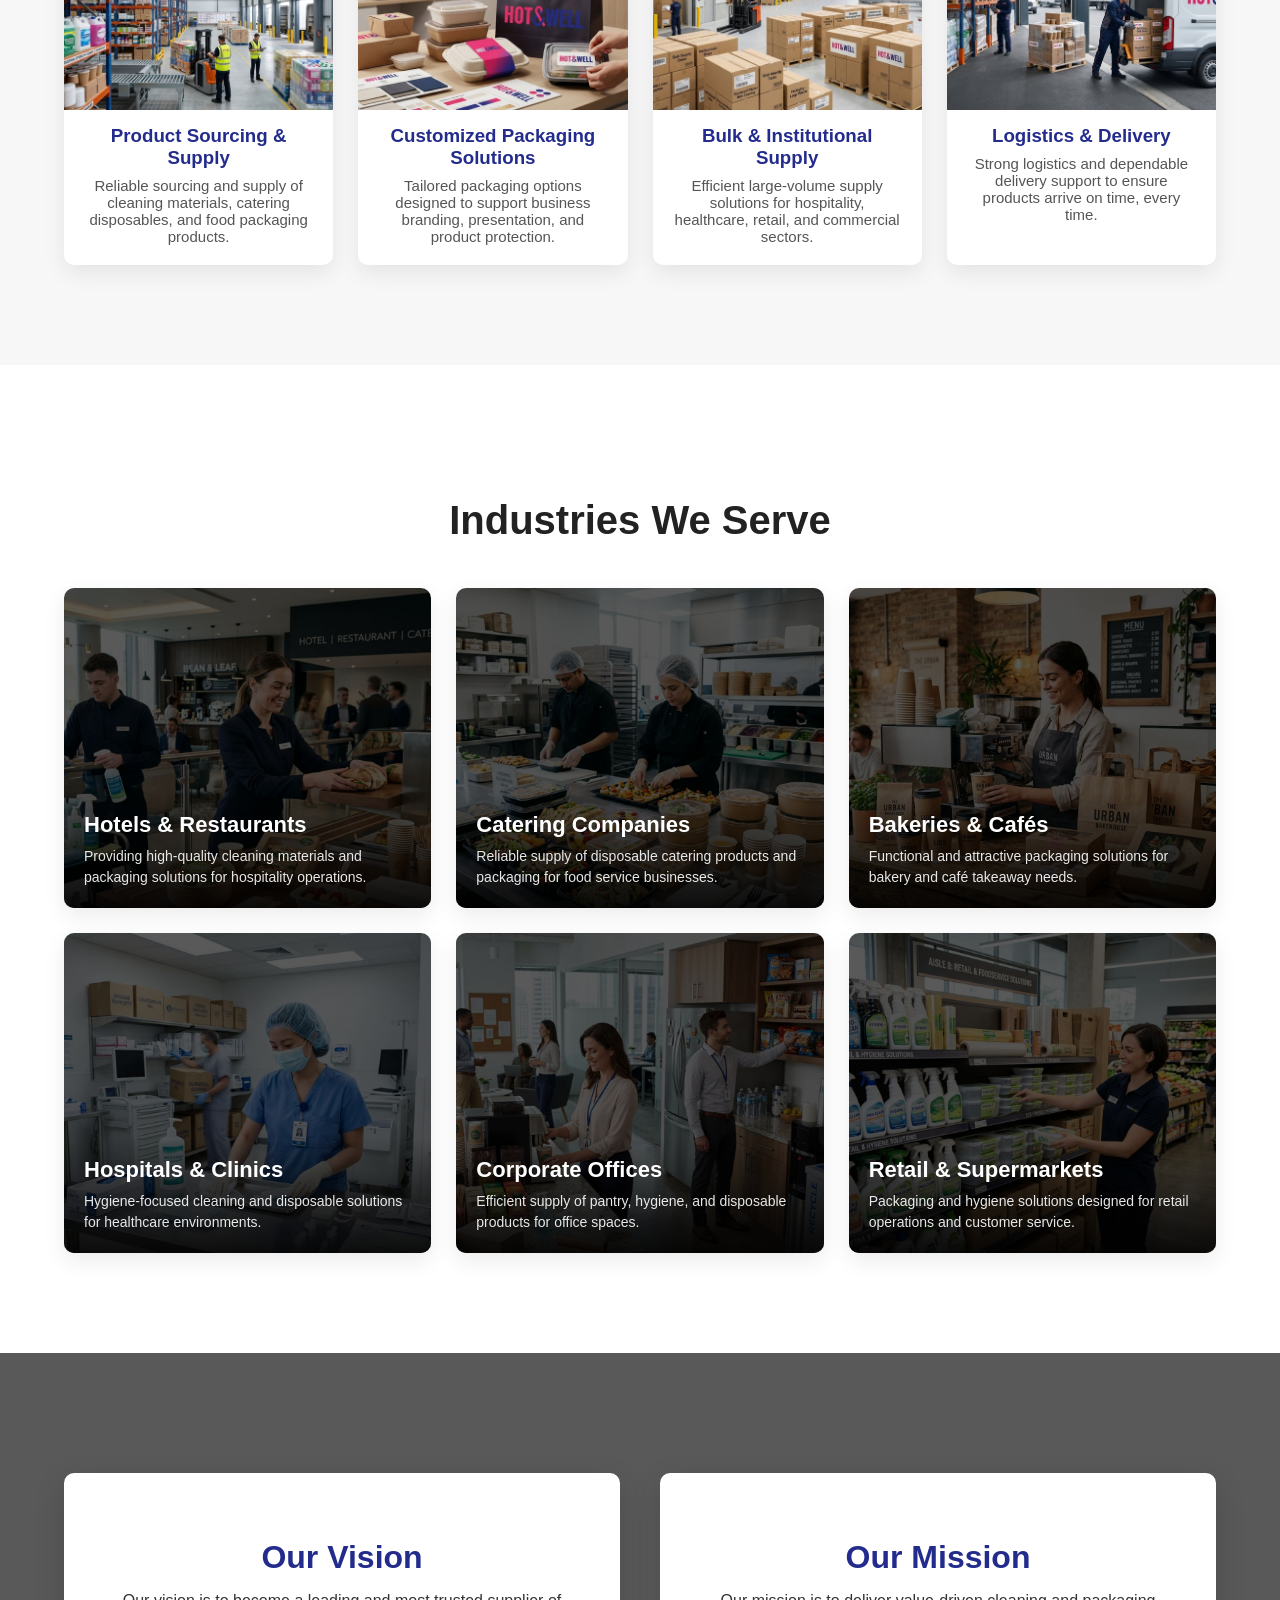
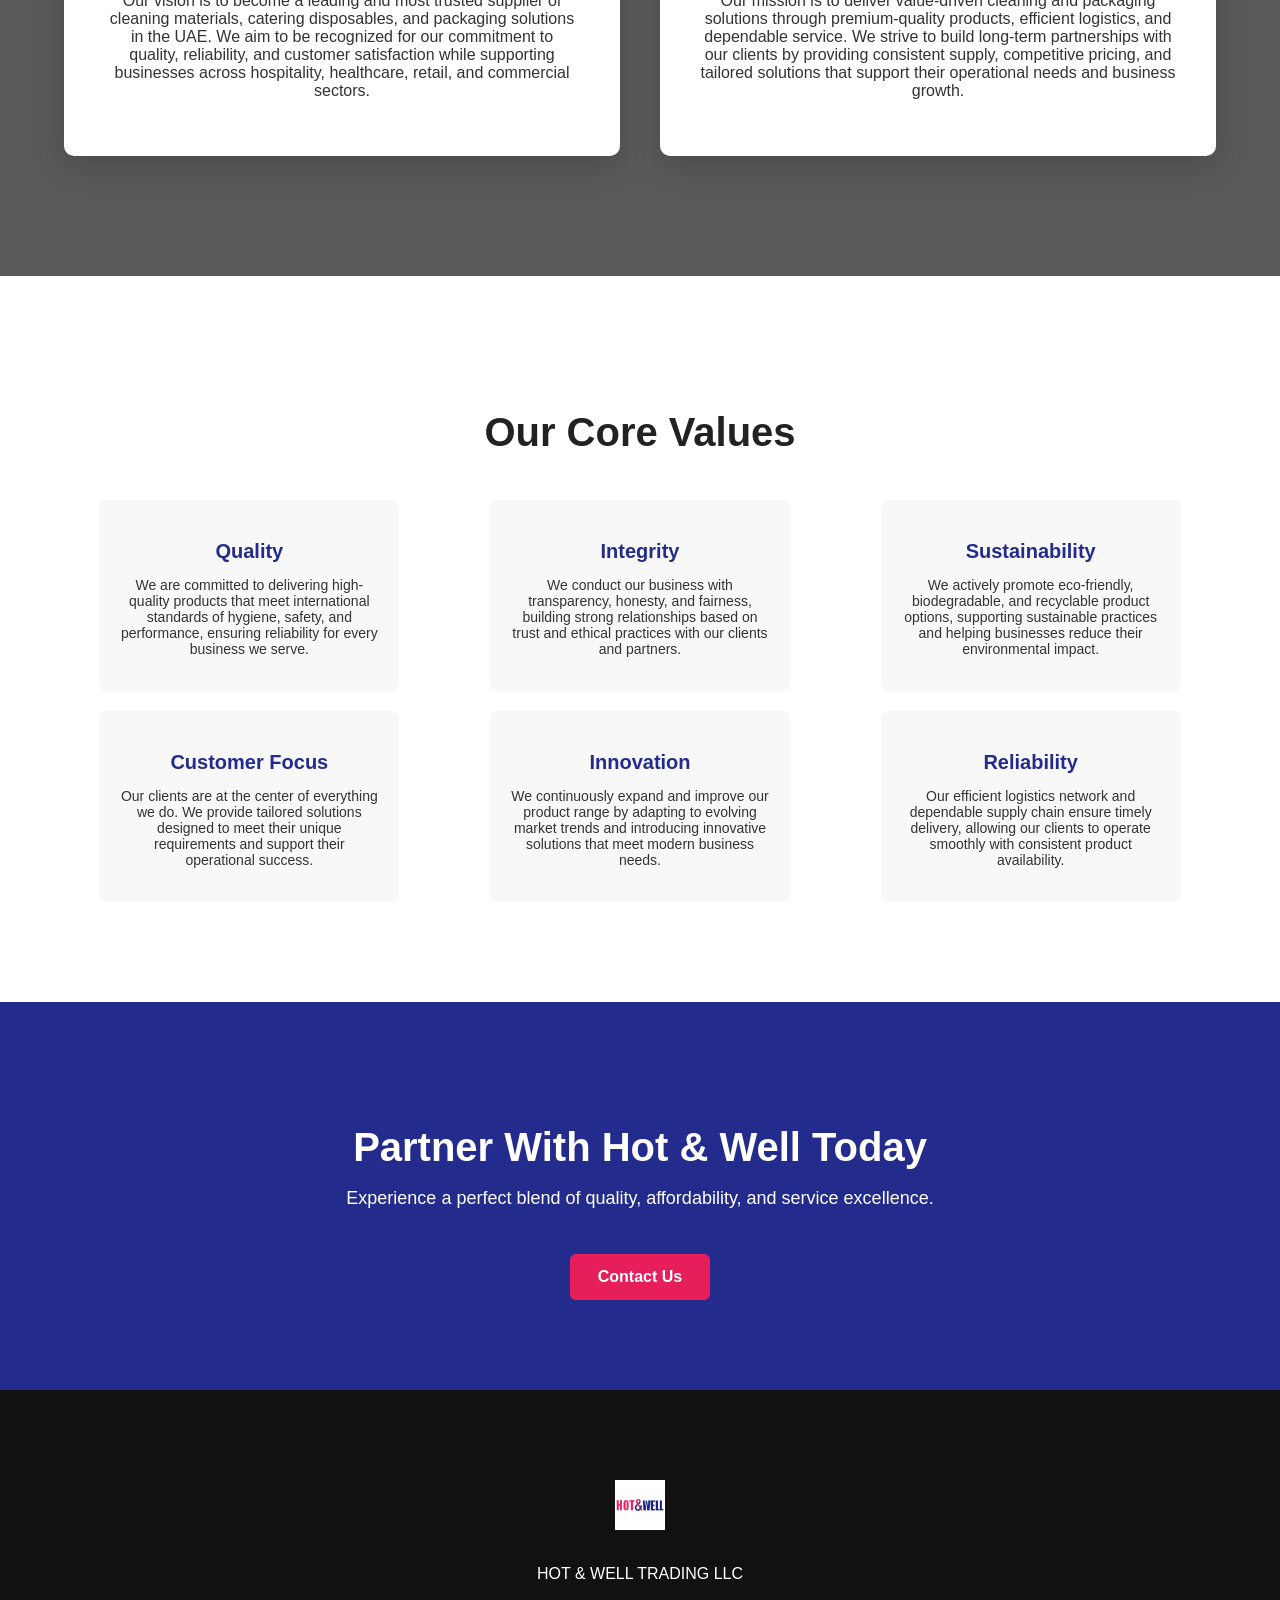
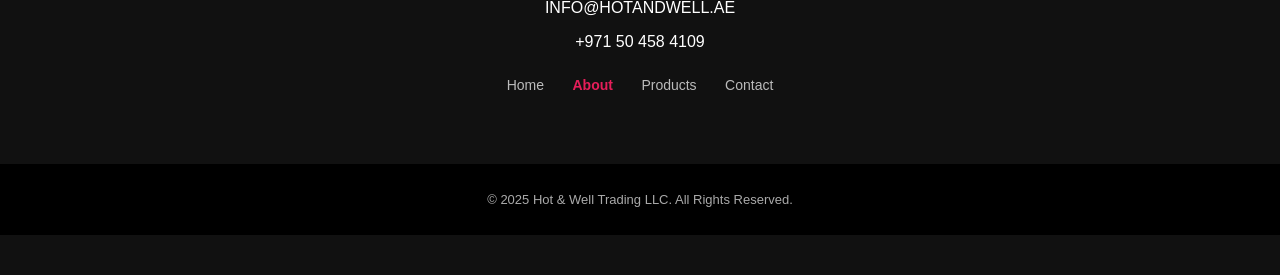
<file: about.html>
<!DOCTYPE html>
<html lang="en">
<head>
  <meta charset="UTF-8">
  <meta name="viewport" content="width=device-width, initial-scale=1.0">
  <title>About Us | Hot & Well</title>
  <link rel="stylesheet" href="css/style.css">
  <link rel="icon" href="favicon.ico" type="image/x-icon">
</head>
<body>

<header>
  <div class="container nav">
    <img src="images/logo1.png" class="logo" alt="Hot & Well company logo">

    <nav>
      <a href="index.html">Home</a>
      <a href="about.html" class="active">About</a>
      <a href="products.html">Products</a>
      <a href="contact.html">Contact</a>
    </nav>
  </div>
</header>

<section class="about-hero">

  <div class="about-hero-bg"></div>

  <div class="about-hero-content">
    <h1>About Hot & Well</h1>
    <p>Trusted supplier of cleaning and packaging solutions in the UAE</p>
  </div>

</section>

<section class="about-company-section">
  <div class="container about-company-grid">

    <div class="about-company-image image-frame">
      <img src="images/about-company.jpg" class="scroll-zoom" alt="Hot & Well warehouse and packaging operations">
    </div>

    <div class="about-company-text">
      <h2>Who We Are</h2>

      <p>
        Hot & Well Trading LLC is a UAE-based trading company specializing in the supply and distribution of high-quality cleaning materials, catering disposables, and food packaging solutions. We serve a wide range of industries including hospitality, catering, healthcare, retail, and corporate sectors, supporting businesses with reliable and efficient product supply across the UAE.
      </p>

      <p>
        Established with a vision to provide premium-quality products at competitive prices, we have grown into a trusted partner for businesses that demand consistency, hygiene, and performance. Our carefully curated product range is designed to meet international standards and evolving market needs.
      </p>

      <p>
        Our strong logistics network and streamlined supply chain ensure timely delivery, allowing our clients to operate smoothly without interruptions. We are committed to maintaining high levels of reliability, efficiency, and customer satisfaction in every order we fulfill.
      </p>

      <p>
        Our motto, <strong>Hot Deals, Well Served</strong>, reflects our dedication to delivering exceptional value through competitive pricing, consistent product quality, and outstanding service. We focus on building long-term relationships by understanding client needs and offering tailored solutions that support their growth.
      </p>

    </div>

  </div>
</section>

<section class="about-services-section">
  <div class="container">
    <h2>Our Services</h2>

    <div class="about-services-grid">

      <div class="about-service-card">
        <img src="images/service-sourcing.jpg" alt="Product sourcing and supply service">
        <h3>Product Sourcing & Supply</h3>
        <p>Reliable sourcing and supply of cleaning materials, catering disposables, and food packaging products.</p>
      </div>

      <div class="about-service-card">
        <img src="images/service-custom.jpg" alt="Customized packaging solutions service">
        <h3>Customized Packaging Solutions</h3>
        <p>Tailored packaging options designed to support business branding, presentation, and product protection.</p>
      </div>

      <div class="about-service-card">
        <img src="images/service-bulk.jpg" alt="Bulk and institutional supply service">
        <h3>Bulk & Institutional Supply</h3>
        <p>Efficient large-volume supply solutions for hospitality, healthcare, retail, and commercial sectors.</p>
      </div>

      <div class="about-service-card">
        <img src="images/service-logistics.jpg" alt="Logistics and delivery service">
        <h3>Logistics & Delivery</h3>
        <p>Strong logistics and dependable delivery support to ensure products arrive on time, every time.</p>
      </div>

    </div>
  </div>
</section>

<section class="industries-section">
  <div class="container">
    <h2>Industries We Serve</h2>

    <div class="industries-grid-images">

      <div class="industry-card">
        <img src="images/industry-hotel.jpg" alt="Hotels and restaurants industry">
        <div class="industry-overlay">
          <h3>Hotels & Restaurants</h3>
          <p>Providing high-quality cleaning materials and packaging solutions for hospitality operations.</p>
        </div>
      </div>

      <div class="industry-card">
        <img src="images/industry-catering.jpg" alt="Catering companies industry">
        <div class="industry-overlay">
          <h3>Catering Companies</h3>
          <p>Reliable supply of disposable catering products and packaging for food service businesses.</p>
        </div>
      </div>

      <div class="industry-card">
        <img src="images/industry-bakery.jpg" alt="Bakeries and cafes industry">
        <div class="industry-overlay">
          <h3>Bakeries & Cafés</h3>
          <p>Functional and attractive packaging solutions for bakery and café takeaway needs.</p>
        </div>
      </div>

      <div class="industry-card">
        <img src="images/industry-hospital.jpg" alt="Hospitals and clinics industry">
        <div class="industry-overlay">
          <h3>Hospitals & Clinics</h3>
          <p>Hygiene-focused cleaning and disposable solutions for healthcare environments.</p>
        </div>
      </div>

      <div class="industry-card">
        <img src="images/industry-office.jpg" alt="Corporate offices industry">
        <div class="industry-overlay">
          <h3>Corporate Offices</h3>
          <p>Efficient supply of pantry, hygiene, and disposable products for office spaces.</p>
        </div>
      </div>

      <div class="industry-card">
        <img src="images/industry-retail.jpg" alt="Retail and supermarkets industry">
        <div class="industry-overlay">
          <h3>Retail & Supermarkets</h3>
          <p>Packaging and hygiene solutions designed for retail operations and customer service.</p>
        </div>
      </div>

    </div>
  </div>
</section>

<section class="vision-parallax">

<div class="vision-overlay">

<div class="container vision-content">

<div class="vision-box">
<h2>Our Vision</h2>
<p>
Our vision is to become a leading and most trusted supplier of cleaning materials, catering disposables, and packaging solutions in the UAE. We aim to be recognized for our commitment to quality, reliability, and customer satisfaction while supporting businesses across hospitality, healthcare, retail, and commercial sectors.
</p>
</div>

<div class="mission-box">
<h2>Our Mission</h2>
<p>
Our mission is to deliver value-driven cleaning and packaging solutions through premium-quality products, efficient logistics, and dependable service. We strive to build long-term partnerships with our clients by providing consistent supply, competitive pricing, and tailored solutions that support their operational needs and business growth.
</p>
</div>

</div>

</div>

</section>

<section class="about-values-section">
  <div class="container">
    <h2>Our Core Values</h2>

    <div class="about-values-grid">

      <div class="about-value-card">
        <h3>Quality</h3>
        <p>
          We are committed to delivering high-quality products that meet international standards of hygiene, safety, and performance, ensuring reliability for every business we serve.
        </p>
      </div>

      <div class="about-value-card">
        <h3>Integrity</h3>
        <p>
          We conduct our business with transparency, honesty, and fairness, building strong relationships based on trust and ethical practices with our clients and partners.
        </p>
      </div>

      <div class="about-value-card">
        <h3>Sustainability</h3>
        <p>
          We actively promote eco-friendly, biodegradable, and recyclable product options, supporting sustainable practices and helping businesses reduce their environmental impact.
        </p>
      </div>

      <div class="about-value-card">
        <h3>Customer Focus</h3>
        <p>
          Our clients are at the center of everything we do. We provide tailored solutions designed to meet their unique requirements and support their operational success.
        </p>
      </div>

      <div class="about-value-card">
        <h3>Innovation</h3>
        <p>
          We continuously expand and improve our product range by adapting to evolving market trends and introducing innovative solutions that meet modern business needs.
        </p>
      </div>

      <div class="about-value-card">
        <h3>Reliability</h3>
        <p>
          Our efficient logistics network and dependable supply chain ensure timely delivery, allowing our clients to operate smoothly with consistent product availability.
        </p>
      </div>

    </div>
  </div>
</section>

<section class="about-cta">
  <div class="container">
    <h2>Partner With Hot & Well Today</h2>
    <p>Experience a perfect blend of quality, affordability, and service excellence.</p>
    <a href="contact.html" class="btn"><span>Contact Us</span></a>
  </div>
</section>


<footer>
  <div class="footer-top">
    <div class="container">
      <img src="images/logo.png" alt="Hot & Well logo">

      <p>HOT & WELL TRADING LLC</p>
      <p>INFO@HOTANDWELL.AE</p>
      <p class="footer-phone">+971 50 458 4109</p>

      <div class="footer-nav">
        <a href="index.html">Home</a>
        <a href="about.html" class="active">About</a>
        <a href="products.html">Products</a>
        <a href="contact.html">Contact</a>
      </div>
    </div>
  </div>

  <div class="footer-bottom">
    <p>© 2025 Hot & Well Trading LLC. All Rights Reserved.</p>
  </div>
</footer>

<script src="js/script.js"></script>
</body>
</html>
</file>
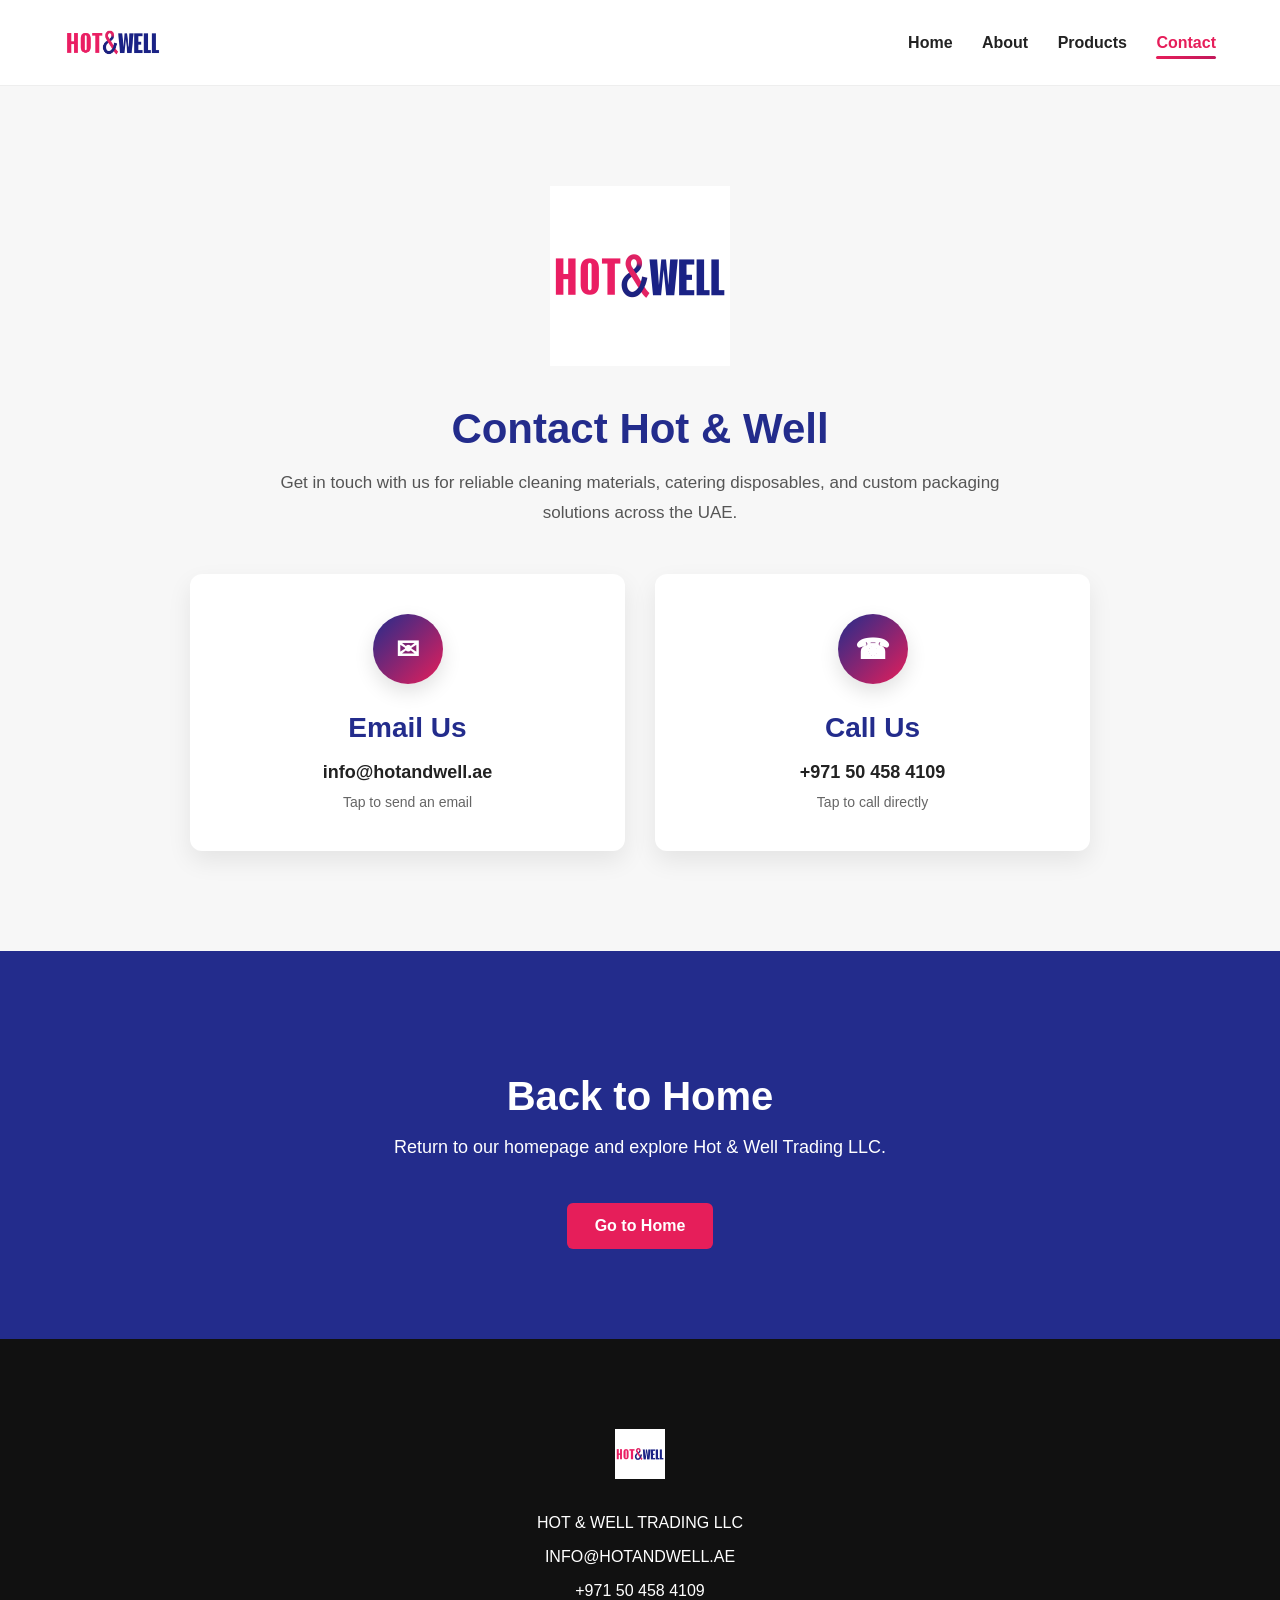
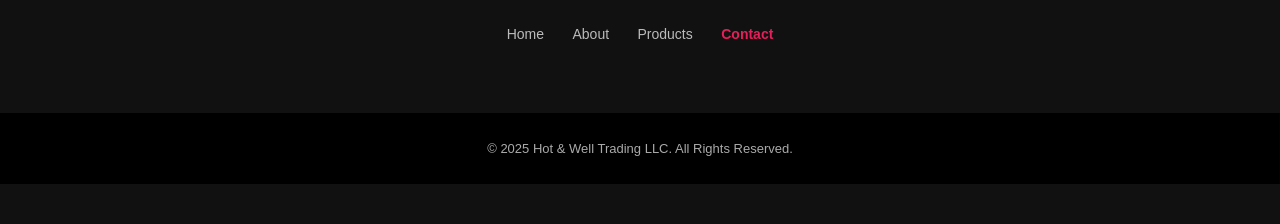
<file: contact.html>
<!DOCTYPE html>
<html lang="en">
<head>
  <meta charset="UTF-8">
  <meta name="viewport" content="width=device-width, initial-scale=1.0">
  <title>Contact Us | Hot & Well</title>
  <meta name="description" content="Contact Hot & Well Trading LLC for cleaning materials, catering disposables, and custom packaging solutions in the UAE.">
  <link rel="stylesheet" href="css/style.css">
  <link rel="icon" href="favicon.ico" type="image/x-icon">
</head>
<body>

<header>
  <div class="container nav">
    <img src="images/logo1.png" class="logo" alt="Hot & Well company logo">

    <nav>
      <a href="index.html">Home</a>
      <a href="about.html">About</a>
      <a href="products.html">Products</a>
      <a href="contact.html" class="active">Contact</a>
    </nav>
  </div>
</header>

<section class="contact-info-section">
  <div class="container">

    <div class="contact-logo-wrap">
      <img src="images/logo.png" alt="Hot & Well logo" class="contact-page-logo">
    </div>

    <h1>Contact Hot & Well</h1>
    <p class="contact-intro">
      Get in touch with us for reliable cleaning materials, catering disposables, and custom packaging solutions across the UAE.
    </p>

    <div class="contact-cards-grid">

      <a href="mailto:info@hotandwell.ae" class="contact-card">
        <div class="contact-card-icon">✉</div>
        <h3>Email Us</h3>
        <p>info@hotandwell.ae</p>
        <span>Tap to send an email</span>
      </a>

      <a href="tel:+971504584109" class="contact-card">
        <div class="contact-card-icon">☎</div>
        <h3>Call Us</h3>
        <p>+971 50 458 4109</p>
        <span>Tap to call directly</span>
      </a>

    </div>

  </div>
</section>

<section class="about-cta">
  <div class="container">
    <h2>Back to Home</h2>
    <p>Return to our homepage and explore Hot & Well Trading LLC.</p>
    <a href="index.html" class="btn"><span>Go to Home</span></a>
  </div>
</section>

<footer>
  <div class="footer-top">
    <div class="container">
      <img src="images/logo.png" alt="Hot & Well logo">

      <p>HOT & WELL TRADING LLC</p>
      <p>INFO@HOTANDWELL.AE</p>
      <p class="footer-phone">+971 50 458 4109</p>

      <div class="footer-nav">
        <a href="index.html">Home</a>
        <a href="about.html">About</a>
        <a href="products.html">Products</a>
        <a href="contact.html" class="active">Contact</a>
      </div>
    </div>
  </div>

  <div class="footer-bottom">
    <p>© 2025 Hot & Well Trading LLC. All Rights Reserved.</p>
  </div>
</footer>

<script src="js/script.js"></script>
</body>
</html>
</file>
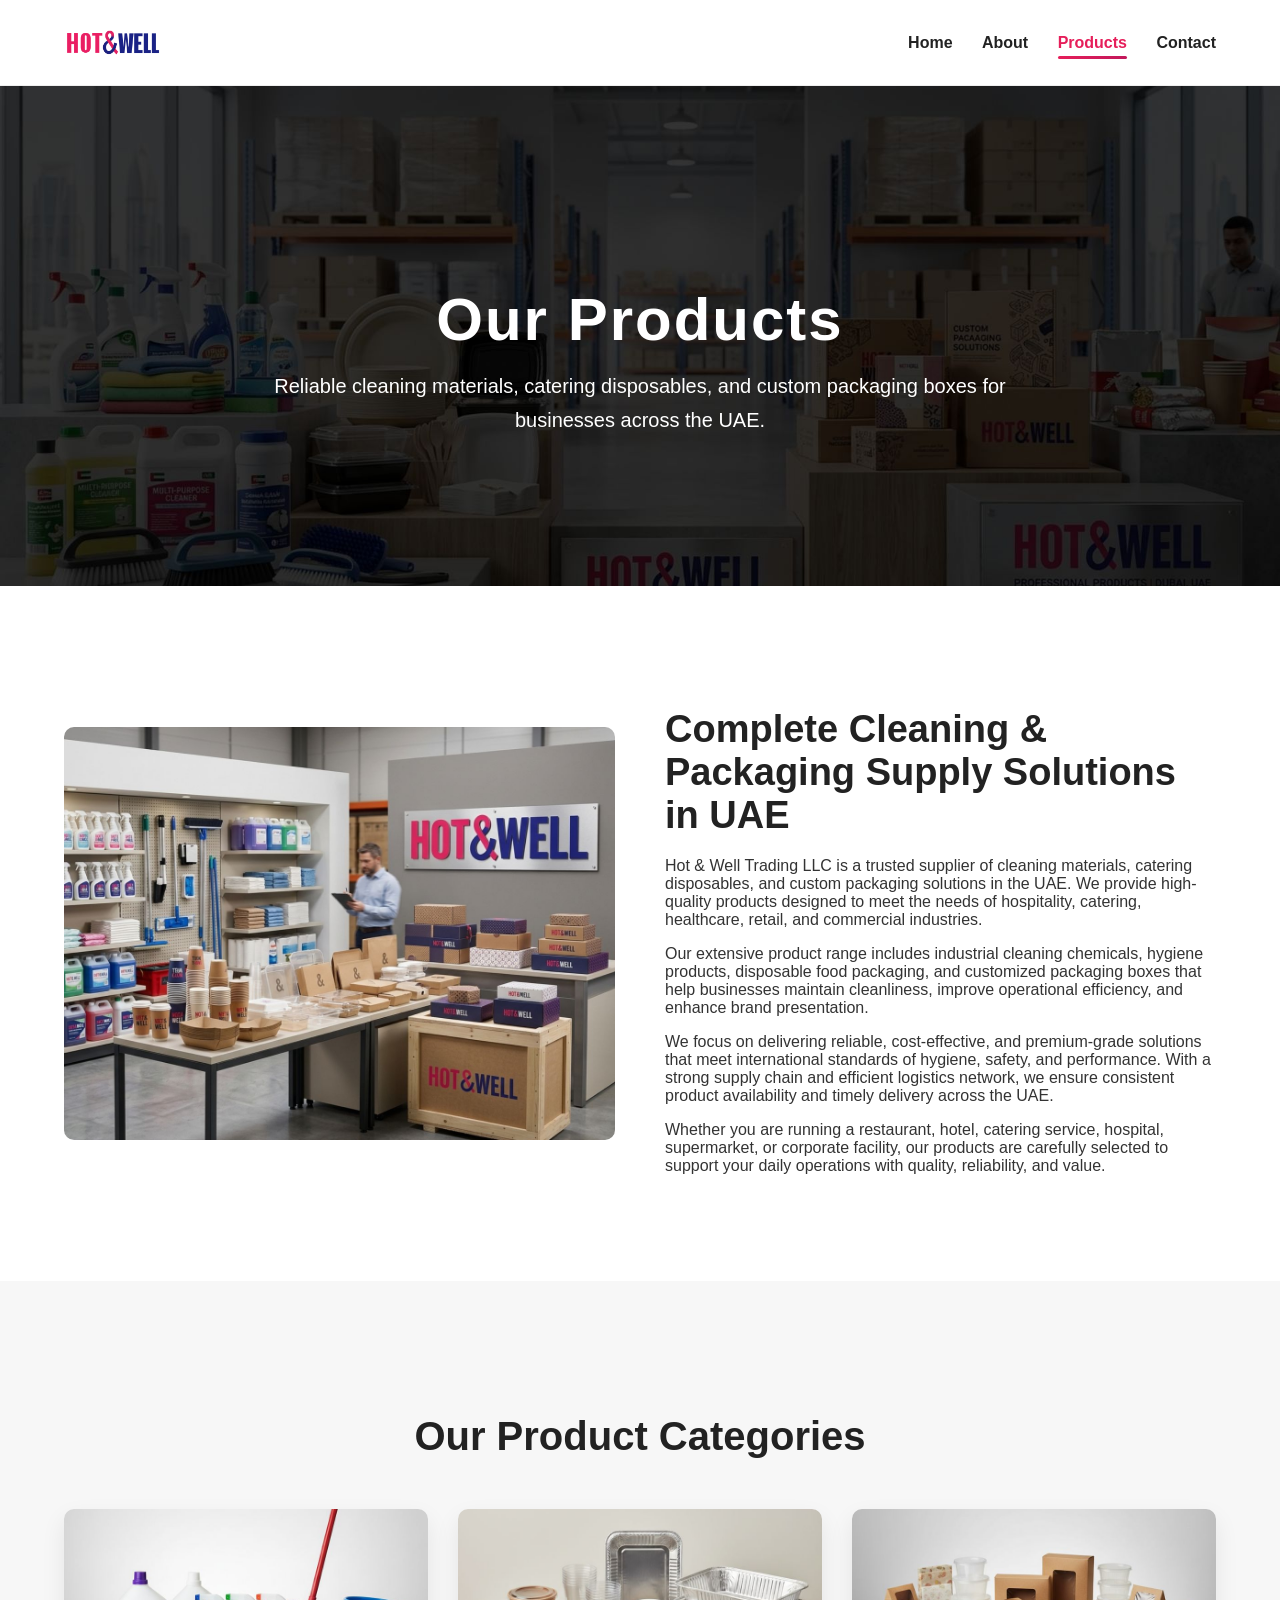
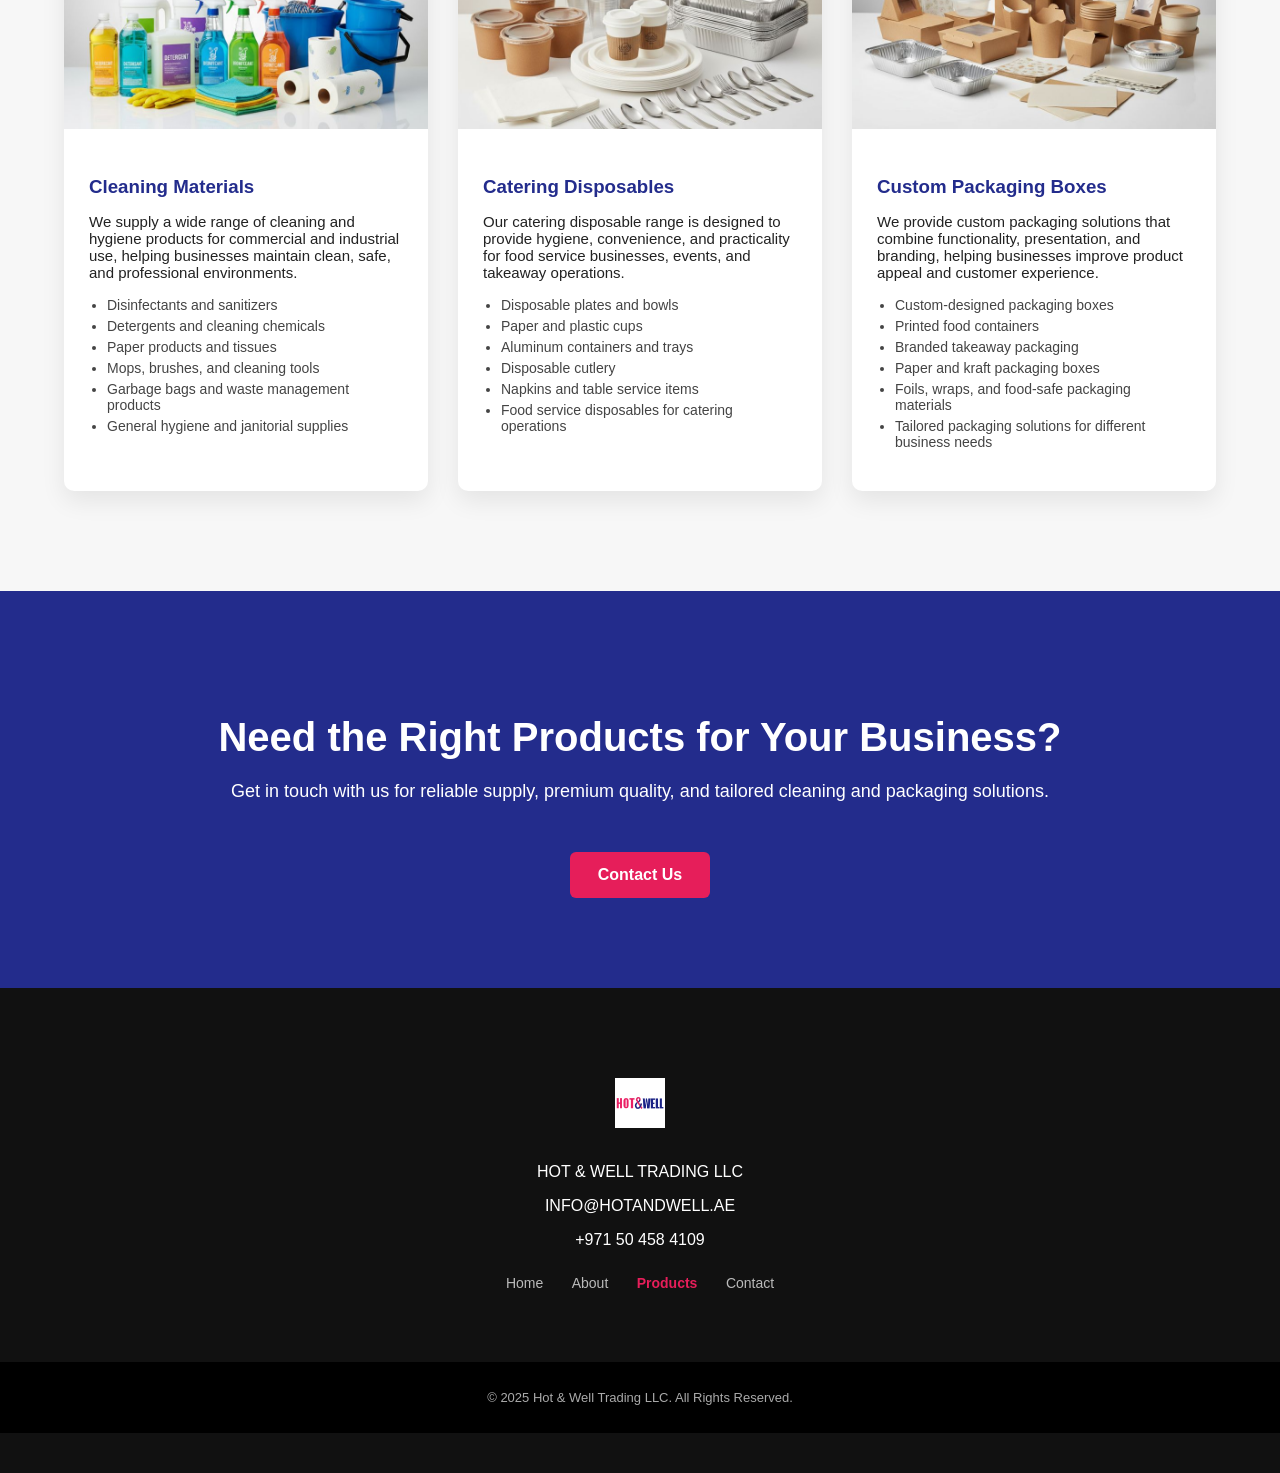
<file: products.html>
<!DOCTYPE html>
<html lang="en">
<head>
  <meta charset="UTF-8">
  <meta name="viewport" content="width=device-width, initial-scale=1.0">
  <title>Products | Hot & Well</title>
  <link rel="stylesheet" href="css/style.css">
  <link rel="icon" href="favicon.ico" type="image/x-icon">
</head>
<body>

<header>
  <div class="container nav">
    <img src="images/logo1.png" class="logo" alt="Hot & Well company logo">

    <nav>
      <a href="index.html">Home</a>
      <a href="about.html">About</a>
      <a href="products.html" class="active">Products</a>
      <a href="contact.html">Contact</a>
    </nav>
  </div>
</header>

<section class="products-hero">
  <div class="products-hero-bg"></div>

  <div class="products-hero-content">
    <h1>Our Products</h1>
    <p>
      Reliable cleaning materials, catering disposables, and custom packaging boxes for businesses across the UAE.
    </p>
  </div>
</section>

<section class="products-intro-section">
  <div class="container products-intro-grid">

    <div class="products-intro-image image-frame">
      <img src="images/products-intro.jpg" class="scroll-zoom" alt="Hot & Well product range including cleaning materials and packaging solutions">
    </div>

    <div class="products-intro-text">

      <h2>Complete Cleaning & Packaging Supply Solutions in UAE</h2>

      <p>
        Hot & Well Trading LLC is a trusted supplier of cleaning materials, catering disposables, and custom packaging solutions in the UAE. We provide high-quality products designed to meet the needs of hospitality, catering, healthcare, retail, and commercial industries.
      </p>

      <p>
        Our extensive product range includes industrial cleaning chemicals, hygiene products, disposable food packaging, and customized packaging boxes that help businesses maintain cleanliness, improve operational efficiency, and enhance brand presentation.
      </p>

      <p>
        We focus on delivering reliable, cost-effective, and premium-grade solutions that meet international standards of hygiene, safety, and performance. With a strong supply chain and efficient logistics network, we ensure consistent product availability and timely delivery across the UAE.
      </p>

      <p>
        Whether you are running a restaurant, hotel, catering service, hospital, supermarket, or corporate facility, our products are carefully selected to support your daily operations with quality, reliability, and value.
      </p>

    </div>

  </div>
</section>

<section class="products-card-section">
  <div class="container">

    <h2 class="products-title">Our Product Categories</h2>

    <div class="products-card-grid">

      <!-- Card 1 -->
      <div class="product-card">
        <img src="images/cleaning.jpg" alt="Cleaning materials">

        <div class="product-card-content">
          <h3>Cleaning Materials</h3>

          <p>
            We supply a wide range of cleaning and hygiene products for commercial and industrial use, helping businesses maintain clean, safe, and professional environments.
          </p>

          <ul>
            <li>Disinfectants and sanitizers</li>
            <li>Detergents and cleaning chemicals</li>
            <li>Paper products and tissues</li>
            <li>Mops, brushes, and cleaning tools</li>
            <li>Garbage bags and waste management products</li>
            <li>General hygiene and janitorial supplies</li>
          </ul>
        </div>
      </div>

      <!-- Card 2 -->
      <div class="product-card">
        <img src="images/disposable.jpg" alt="Catering disposables">

        <div class="product-card-content">
          <h3>Catering Disposables</h3>

          <p>
            Our catering disposable range is designed to provide hygiene, convenience, and practicality for food service businesses, events, and takeaway operations.
          </p>

          <ul>
            <li>Disposable plates and bowls</li>
            <li>Paper and plastic cups</li>
            <li>Aluminum containers and trays</li>
            <li>Disposable cutlery</li>
            <li>Napkins and table service items</li>
            <li>Food service disposables for catering operations</li>
          </ul>
        </div>
      </div>

      <!-- Card 3 -->
      <div class="product-card">
        <img src="images/packaging.jpg" alt="Custom packaging">

        <div class="product-card-content">
          <h3>Custom Packaging Boxes</h3>

          <p>
            We provide custom packaging solutions that combine functionality, presentation, and branding, helping businesses improve product appeal and customer experience.
          </p>

          <ul>
            <li>Custom-designed packaging boxes</li>
            <li>Printed food containers</li>
            <li>Branded takeaway packaging</li>
            <li>Paper and kraft packaging boxes</li>
            <li>Foils, wraps, and food-safe packaging materials</li>
            <li>Tailored packaging solutions for different business needs</li>
          </ul>
        </div>
      </div>

    </div>

  </div>
</section>

<section class="products-cta-section">
  <div class="container">
    <h2>Need the Right Products for Your Business?</h2>
    <p>
      Get in touch with us for reliable supply, premium quality, and tailored cleaning and packaging solutions.
    </p>
    <a href="contact.html" class="btn"><span>Contact Us</span></a>
  </div>
</section>

<footer>
  <div class="footer-top">
    <div class="container">
      <img src="images/logo.png" alt="Hot & Well logo">

      <p>HOT & WELL TRADING LLC</p>
      <p>INFO@HOTANDWELL.AE</p>
      <p class="footer-phone">+971 50 458 4109</p>

      <div class="footer-nav">
        <a href="index.html">Home</a>
        <a href="about.html">About</a>
        <a href="products.html" class="active">Products</a>
        <a href="contact.html">Contact</a>
      </div>
    </div>
  </div>

  <div class="footer-bottom">
    <p>© 2025 Hot & Well Trading LLC. All Rights Reserved.</p>
  </div>
</footer>

<script src="js/script.js"></script>
</body>
</html>
</file>
<file: css/style.css>
*,
*::before,
*::after{
  box-sizing:border-box;
}

html,
body{
  overflow-x:hidden;
}

body{
font-family: Arial;
margin:0;
background:#ffffff;
color:#222;
}

.container{
  width:90%;
  max-width:1200px;
  margin:auto;
}

header{
background:white;
padding:15px 0;
border-bottom:1px solid #eee;
}

.nav{
display:flex;
justify-content:space-between;
align-items:center;
}

.logo{
height:55px;
}

.hero{
height:600px;
position:relative;
overflow:hidden;
display:flex;
align-items:center;
justify-content:center;
text-align:center;
color:white;
}

/* Background image */
.hero-bg{
position:absolute;
top:0;
left:0;
width:100%;
height:100%;
background:url('../images/hero.jpg') center/cover no-repeat;
transform:scale(1);
transition:transform 0.2s ease-out;
z-index:1;
}

/* Text layer */
.hero-content{
position:relative;
z-index:2;
max-width:800px;
}

.hero h1{
font-size:60px;
letter-spacing:3px;
}

.hero p{
font-size:22px;
margin-top:10px;
}

.about-preview{
padding:80px 0;
background:#f5f5f5;
}

.about-grid{
display:grid;
grid-template-columns:1fr 1fr;
gap:40px;
align-items:center;
}

.about-grid img{
width:100%;
border-radius:6px;
}

.about-grid h2{
font-size:36px;
}

.about-grid p{
font-size:16px;
}

.btn-outline{
position:relative;
display:inline-block;
border:2px solid #232C8C;
padding:12px 22px;
text-decoration:none;
color:#232C8C;
margin-top:15px;
overflow:hidden;
z-index:1;
transition:color 0.3s ease, border-color 0.3s ease, transform 0.3s ease;
}

/* sliding rose background */
.btn-outline::before{
content:"";
position:absolute;
top:0;
left:-100%;
width:100%;
height:100%;
background:linear-gradient(90deg, #E61E5A, #c2185b);
transition:left 0.35s ease;
z-index:-1;
}

.btn-outline:hover{
color:white;
border-color:#E61E5A;
transform:translateY(-2px);
}

.btn-outline:hover::before{
left:0;
}

.products{
padding:80px 0;
text-align:center;
}

.products h2{
font-size:36px;
margin-bottom:40px;
}

.product-grid{
display:grid;
grid-template-columns:repeat(3,1fr);
gap:30px;
}

.card img{
width:100%;
height:200px;
object-fit:cover;
}

.card h3{
margin-top:15px;
}

.why{
background:#232C8C;
color:white;
padding:80px 0;
text-align:center;
}

footer{
background:#111;
color:white;
padding:40px 0;
text-align:center;
}

footer img{
height:50px;
margin-bottom:10px;
}

.mission h2{
font-size:36px;
margin-bottom:20px;
}

.mission-text{
font-size:18px;
max-width:900px;
margin:10px auto;
}

.values-title{
margin-top:50px;
}

.value-card h3{
color:#232C8C;
margin-bottom:10px;
}

.mission{
padding:80px 0;
background:#f5f5f5;
}

.mission-grid{
display:grid;
grid-template-columns:1fr 1fr;
gap:40px;
align-items:center;
}

.mission-image img{
width:100%;
border-radius:6px;
}

.mission-text h2{
font-size:36px;
margin-bottom:20px;
}

.mission-text p{
font-size:16px;
margin-bottom:15px;
}


.values{
padding:80px 0;
text-align:center;
}

.values h2{
font-size:36px;
margin-bottom:40px;
}


.value-card h3{
color:#232C8C;
margin-bottom:10px;
}

.values-image img{
width:100%;
max-width:900px;
border-radius:6px;
}

.core-values{
position:relative;
background-image:url('../images/values-bg.jpg');
background-size:cover;
background-position:center;
background-attachment:fixed;
padding:120px 0;
}

/* dark overlay */
.core-values::before{
content:"";
position:absolute;
top:0;
left:0;
width:100%;
height:100%;
background:rgba(0,0,0,0.7);
z-index:0;
}

.values-content{
position:relative;
z-index:1;
text-align:center;
color:white;
width:90%;
margin:auto;
}

.values-content h2{
font-size:42px;
margin-bottom:50px;
}

.values-grid{
display:grid;
grid-template-columns:repeat(3,1fr);
gap:30px;
}

.value-card h3{
color:#232C8C;
margin-bottom:10px;
}

/* background images */

.range{
background-image:url('../images/range.jpg');
}

.pricing{
background-image:url('../images/pricing.jpg');
}

.quality{
background-image:url('../images/quality.jpg');
}

.delivery{
background-image:url('../images/delivery.jpg');
}

.zoom-scroll{
transition:transform 0.3s ease-out;
transform:scale(1);
}

.image-frame{
overflow:hidden;
}

.scroll-zoom{
width:100%;
height:auto;
transform:scale(1);
will-change:transform;
}

.card{
position:relative;
overflow:hidden;
background:white;
padding:25px;
border-radius:8px;
box-shadow:0 8px 20px rgba(0,0,0,0.08);
}

.card::before{
content:"";
position:absolute;
top:0;
left:0;
width:200%;
height:200%;

background:linear-gradient(
120deg,
rgba(255,255,255,0) 40%,
rgba(233,30,99,0.15) 50%,
rgba(255,255,255,0) 60%
);

animation:gradientMove 6s linear infinite;

pointer-events:none;
}

@keyframes gradientMove{

0%{
transform:translateX(-100%) translateY(-100%);
}

100%{
transform:translateX(100%) translateY(100%);
}

}

.card img,
.card h3,
.card p{
position:relative;
z-index:1;
}

nav a{
position:relative;
margin-left:25px;
text-decoration:none;
color:#222;
font-weight:600;
padding:8px 0;
transition:color 0.3s ease;
}

/* underline effect */
nav a::after{
content:"";
position:absolute;
left:0;
bottom:0;
width:0;
height:3px;
background:linear-gradient(90deg, #E61E5A, #c2185b);
transition:width 0.3s ease;
border-radius:2px;
}

/* hover */
nav a:hover{
color:#E61E5A;
}

nav a:hover::after{
width:100%;
}

/* active page */
nav a.active{
color:#E61E5A;
}

nav a.active::after{
width:100%;
}

.btn-outline span{
position:relative;
z-index:2;
}

.btn{
background:#E61E5A;
color:white;
padding:14px 28px;
display:inline-block;
margin-top:20px;
text-decoration:none;
font-weight:bold;
border-radius:6px;

transition:
background 0.3s ease,
transform 0.25s ease,
box-shadow 0.25s ease;
}

.btn:hover{
background:#c2185b;

transform:translateY(-3px);

box-shadow:0 10px 20px rgba(230,30,90,0.35);
}

.btn:active{
transform:translateY(-1px);
box-shadow:0 5px 10px rgba(0,0,0,0.2);
}

/* TOP FOOTER */
.footer-top{
background:#111;
color:white;
text-align:center;
padding:50px 0;
}

.footer-top img{
margin-bottom:15px;
}

.footer-phone{
margin-bottom:25px;
}

/* NAVIGATION */
.footer-nav{
margin:20px 0;
}

.footer-nav a{
margin:0 12px;
font-size:14px;
text-decoration:none;
color:#bbb;
transition:color 0.3s ease;
}

/* hover */
.footer-nav a:hover{
color:#E61E5A;
}

/* active page */
.footer-nav a.active{
color:#E61E5A;
font-weight:600;
}

/* COPYRIGHT BAR */
.footer-bottom{
background:#000;
color:#aaa;
text-align:center;
padding:15px 0;
font-size:13px;
}


.value-card{
background:white;
padding:30px;
border-radius:6px;
position:relative;
overflow:hidden;
transition:color 0.4s ease, transform 0.3s ease, box-shadow 0.3s ease;
cursor:pointer;
color:#333;
}

.value-card h3{
color:#232C8C;
margin-bottom:10px;
position:relative;
z-index:1;
transition:color 0.3s ease;
}

.value-card p{
color:#333;
position:relative;
z-index:1;
transition:color 0.3s ease;
}

.value-card::before{
content:"";
position:absolute;
top:0;
left:-100%;
width:100%;
height:100%;
background:#e91e63;
transition:left 0.4s ease;
z-index:0;
}

.value-card:hover::before{
left:0;
}

.value-card:hover h3,
.value-card:hover p{
color:white;
}

.value-card:hover{
transform:translateY(-6px);
box-shadow:0 10px 25px rgba(0,0,0,0.15);
}

.why-choose{
padding:80px 0;
text-align:center;
overflow:hidden;
}

.why-choose h2{
font-size:40px;
margin-bottom:50px;
}

.why-grid{
display:grid;
grid-template-columns:repeat(2, 1fr);
gap:25px;
width:90%;
margin:auto;
}

.why-box{
position:relative;
height:300px;
display:flex;
align-items:center;
justify-content:center;
text-align:center;
overflow:hidden;
cursor:pointer;
color:white;
font-size:22px;
font-weight:bold;
border-radius:8px;
isolation:isolate;
box-shadow:0 5px 15px rgba(0,0,0,0.10);
transition:box-shadow 0.3s ease;
}

/* image layer */
.why-box::after{
content:"";
position:absolute;
inset:0;
background-size:cover;
background-repeat:no-repeat;
background-position:center center;
z-index:0;
transition:transform 0.4s ease;
}

/* rose gradient overlay */
.why-box::before{
content:"";
position:absolute;
inset:0;
background:linear-gradient(
120deg,
rgba(233,30,99,0.78),
rgba(194,24,91,0.78),
rgba(233,30,99,0.78)
);
background-size:300% 300%;
opacity:0;
transition:opacity 0.3s ease;
z-index:1;
}

/* hover */
.why-box:hover::after{
transform:scale(1.08);
}

.why-box:hover::before{
opacity:1;
animation:roseGradientMove 4s ease infinite;
}

.why-box:hover{
box-shadow:0 15px 30px rgba(0,0,0,0.18);
}

/* text */
.why-box h3{
position:relative;
z-index:2;
width:70%;
margin:0;
line-height:1.4;
color:white;
}

/* images */
.range::after{
background-image:url('../images/range.jpg');
background-position:center center;
}

.pricing::after{
background-image:url('../images/pricing.jpg');
background-position:center 40%;
}

.quality::after{
background-image:url('../images/quality.jpg');
background-position:center center;
}

.delivery::after{
background-image:url('../images/delivery.jpg');
background-position:center 35%;
}

@keyframes roseGradientMove{
0%{
background-position:0% 50%;
}
50%{
background-position:100% 50%;
}
100%{
background-position:0% 50%;
}
}



.about-cta{
  padding:90px 0;
  background:#232C8C;
  color:white;
  text-align:center;
}

.about-cta h2{
  font-size:40px;
  margin-bottom:15px;
}

.about-cta p{
  font-size:18px;
  margin-bottom:25px;
}



/* =========================
   RESPONSIVE DESIGN
========================= */

/* Large tablets */
@media (max-width: 992px){

  .container{
    width:92%;
  }

  .hero h1,
  .about-hero h1,
  .products-hero-content h1{
    font-size:44px;
    letter-spacing:2px;
  }

  .hero p,
  .about-hero p,
  .products-hero-content p{
    font-size:18px;
  }

  .about-grid,
  .mission-grid,
  .values-grid,
  .product-grid,
  .why-grid{
    grid-template-columns:1fr 1fr;
  }

  .about-grid,
  .mission-grid{
    gap:30px;
  }

  .values-content h2,
  .why-choose h2,
  .about-cta h2,
  .products h2,
  .mission-text h2,
  .about-grid h2{
    font-size:34px;
  }

  .hero{
    height:520px;
  }

  .about-hero,
  .products-hero{
    height:420px;
  }
}


/* Tablets and mobile */
@media (max-width: 768px){

  .container{
    width:92%;
  }

  header{
    padding:12px 0;
  }

  .nav{
    flex-direction:column;
    gap:15px;
  }

  .logo{
    height:50px;
  }

  nav{
    display:flex;
    flex-wrap:wrap;
    justify-content:center;
    gap:12px 18px;
  }

  nav a{
    margin-left:0;
    font-size:15px;
    padding:6px 0;
  }

  .hero{
    height:460px;
    padding:0 20px;
  }

  .hero-content,
  .about-hero-content,
  .products-hero-content{
    max-width:100%;
    padding:0 10px;
  }

  .hero h1,
  .about-hero h1,
  .products-hero-content h1{
    font-size:34px;
    letter-spacing:1px;
    line-height:1.2;
  }

  .hero p,
  .about-hero p,
  .products-hero-content p{
    font-size:17px;
    line-height:1.6;
  }

  .about-hero,
  .products-hero{
    height:360px;
    padding:0 20px;
  }

  .about-preview,
  .mission,
  .products,
  .why-choose,
  .about-cta,
  .footer-top,
  .core-values{
    padding:60px 0;
  }

  .about-grid,
  .mission-grid,
  .values-grid,
  .product-grid,
  .why-grid{
    grid-template-columns:1fr;
    gap:25px;
  }

  .about-grid h2,
  .mission-text h2,
  .products h2,
  .values-content h2,
  .why-choose h2,
  .about-cta h2{
    font-size:30px;
  }

  .about-grid p,
  .mission-text p,
  .card p,
  .value-card p{
    font-size:15px;
    line-height:1.7;
  }

  .card{
    padding:20px;
  }

  .card img{
    height:220px;
  }

  .why-box{
    height:240px;
    font-size:20px;
  }

  .why-box h3{
    width:80%;
    font-size:22px;
  }

  .value-card{
    padding:24px;
  }

  .btn,
  .btn-outline{
    padding:12px 22px;
    font-size:14px;
  }

  .footer-nav{
    display:flex;
    flex-wrap:wrap;
    justify-content:center;
    gap:10px 14px;
  }

  .footer-nav a{
    margin:0;
  }

  footer img{
    height:44px;
  }
}


/* Small mobile */
@media (max-width: 480px){

  body{
    font-size:15px;
  }

  .logo{
    height:44px;
  }

  .hero{
    height:400px;
  }

  .about-hero,
  .products-hero{
    height:300px;
  }

  .hero h1,
  .about-hero h1,
  .products-hero-content h1{
    font-size:28px;
    line-height:1.2;
  }

  .hero p,
  .about-hero p,
  .products-hero-content p{
    font-size:15px;
    line-height:1.6;
  }

  .about-grid h2,
  .mission-text h2,
  .products h2,
  .values-content h2,
  .why-choose h2,
  .about-cta h2{
    font-size:26px;
  }

  .card{
    padding:18px;
  }

  .card img{
    height:200px;
  }

  .why-box{
    height:200px;
  }

  .why-box h3{
    width:85%;
    font-size:19px;
  }

  .value-card{
    padding:20px;
  }

  .footer-top{
    padding:45px 0;
  }

  .footer-bottom{
    font-size:12px;
    padding:12px 10px;
  }
}




/* About Page */

.about-hero-overlay{
  background:rgba(0,0,0,0.55);
  min-height:420px;
  display:flex;
  align-items:center;
  text-align:center;
  color:white;
}

.about-company-section{
  padding:90px 0;
  background:#fff;
}

.about-company-grid{
  display:grid;
  grid-template-columns:1fr 1fr;
  gap:50px;
  align-items:center;
}

.about-company-image img{
  width:100%;
  border-radius:10px;
  display:block;
}

.about-company-text h2{
  font-size:38px;
  margin-bottom:20px;
}

.about-company-text p{
  font-size:16px;
  margin-bottom:16px;
}

.about-services-section{
  padding:100px 0;
  background:#f7f7f7;
  text-align:center;
}

.about-services-section h2{
  font-size:40px;
  margin-bottom:45px;
}

.about-services-grid{
  display:grid;
  grid-template-columns:repeat(4, 1fr);
  gap:25px;
}

.about-service-card{
position:relative;
background:white;
border-radius:10px;
overflow:hidden;
box-shadow:0 8px 22px rgba(0,0,0,0.08);

transition:transform 0.3s ease, box-shadow 0.3s ease;
}

/* image */
.about-service-card img{
width:100%;
height:220px;
object-fit:cover;
display:block;
}

/* content spacing */
.about-service-card h3{
margin:15px 20px 8px;
color:#232C8C;
}

.about-service-card p{
margin:0 20px 20px;
font-size:15px;
color:#555;
}

/* gradient shine */
.about-service-card::before{
content:"";
position:absolute;
top:0;
left:0;
width:200%;
height:200%;

background:linear-gradient(
120deg,
rgba(255,255,255,0) 40%,
rgba(233,30,99,0.15) 50%,
rgba(255,255,255,0) 60%
);

transform:translateX(-100%) translateY(-100%);
animation:serviceGradientMove 7s linear infinite;

pointer-events:none;
z-index:0;
}

/* keep content above */
.about-service-card img,
.about-service-card h3,
.about-service-card p{
position:relative;
z-index:1;
}

/* hover effect */
.about-service-card:hover{
transform:translateY(-6px);
box-shadow:0 15px 35px rgba(0,0,0,0.15);
}

/* animation */
@keyframes serviceGradientMove{
0%{
transform:translateX(-100%) translateY(-100%);
}
100%{
transform:translateX(100%) translateY(100%);
}
}

.vision-mission-section{
  padding:90px 0;
  background:#f5f5f5;
}

.vision-mission-grid{
  display:grid;
  grid-template-columns:1fr 1fr;
  gap:30px;
}

.about-values-section{
  padding:100px 0;
  background:#fff;
  text-align:center;
}

.about-values-section h2{
  font-size:40px;
  margin-bottom:45px;
}

.about-values-grid{
display:grid;
grid-template-columns:repeat(3, 1fr);
gap:20px; /* reduced gap */
}

.about-value-card{
background:#f8f8f8;
padding:20px; /* smaller */
border-radius:8px;
position:relative;
overflow:hidden;
transition:transform 0.3s ease, box-shadow 0.3s ease;
max-width:300px; /* limits width */
margin:auto; /* centers cards */
}

.about-value-card h3{
font-size:20px; /* smaller title */
margin-bottom:8px;
color:#232C8C;
position:relative;
z-index:1;
}

.about-value-card p{
font-size:14px; 
color:#333;
position:relative;
z-index:1;
}

.about-value-card::before{
content:"";
position:absolute;
top:0;
left:-100%;
width:100%;
height:100%;
background:linear-gradient(90deg, #E61E5A, #c2185b);
transition:left 0.4s ease;
z-index:0;
}

.about-value-card:hover::before{
left:0;
}

.about-value-card:hover h3,
.about-value-card:hover p{
color:white;
}

.about-value-card:hover{
transform:translateY(-4px); /* smaller movement */
box-shadow:0 10px 20px rgba(0,0,0,0.12);
}

@media (max-width: 1100px){
  .about-services-grid{
    grid-template-columns:repeat(2, 1fr);
  }

  .industries-grid-images{
    grid-template-columns:repeat(2, 1fr);
  }

  .about-values-grid{
    grid-template-columns:repeat(2, 1fr);
  }
}

@media (max-width: 768px){
  .about-hero h1{
    font-size:38px;
  }

  .about-company-grid,
  .vision-mission-grid,
  .about-services-grid,
  .industries-grid-images,
  .about-values-grid{
    grid-template-columns:1fr;
  }

  .about-company-text h2,
  .about-services-section h2,
  .industries-section h2,
  .vision-box h2,
  .mission-box h2,
  .about-values-section h2{
    font-size:30px;
  }
}

.vision-parallax{
background:url('../images/vision-bg.jpg') center/cover no-repeat;
background-attachment:fixed;
position:relative;
}

/* dark overlay */
.vision-overlay{
background:rgba(0,0,0,0.65);
padding:120px 0; /* move padding here */
width:100%;
height:100%;
}

/* content layout */
.vision-content{
display:grid;
grid-template-columns:1fr 1fr;
gap:40px;
text-align:center;
color:white;
}

/* boxes */
.vision-box,
.mission-box{
position:relative;
background:white;
padding:40px;
border-radius:10px;
box-shadow:0 10px 30px rgba(0,0,0,0.15);
text-align:center;
overflow:hidden;
transition:transform 0.3s ease, box-shadow 0.3s ease;
}

.vision-box h2,
.mission-box h2{
font-size:32px;
margin-bottom:15px;
color:#232C8C;
}

.vision-box p,
.mission-box p{
font-size:16px;
color:#333;
}

.vision-box::before,
.mission-box::before{
content:"";
position:absolute;
top:0;
left:0;
width:200%;
height:200%;
background:linear-gradient(
120deg,
rgba(255,255,255,0) 40%,
rgba(233,30,99,0.12) 50%,
rgba(255,255,255,0) 60%
);
transform:translateX(-100%) translateY(-100%);
animation:visionGradientMove 8s linear infinite;
pointer-events:none;
z-index:0;
}

.vision-box h2,
.vision-box p,
.mission-box h2,
.mission-box p{
position:relative;
z-index:1;
}

@keyframes visionGradientMove{
0%{
transform:translateX(-100%) translateY(-100%);
}
100%{
transform:translateX(100%) translateY(100%);
}
}

.vision-box:hover,
.mission-box:hover{
transform:translateY(-6px);
box-shadow:0 15px 35px rgba(0,0,0,0.2);
}

@media (max-width:768px){
.vision-content{
grid-template-columns:1fr;
}
}

.industries-section{
padding:100px 0;
background:#fff;
text-align:center;
}

.industries-section h2{
font-size:40px;
margin-bottom:45px;
}

.industries-grid-images{
display:grid;
grid-template-columns:repeat(3, 1fr);
gap:25px;
}

.industry-card{
position:relative;
height:320px;
border-radius:10px;
overflow:hidden;
box-shadow:0 8px 22px rgba(0,0,0,0.08);
cursor:pointer;
}

.industry-card img{
width:100%;
height:100%;
object-fit:cover;
display:block;
transition:transform 0.4s ease;
}

.industry-overlay{
position:absolute;
left:0;
bottom:0;
width:100%;
padding:20px;
box-sizing:border-box;
background:linear-gradient(
to top,
rgba(0,0,0,0.85),
rgba(0,0,0,0.45),
transparent
);
text-align:left;
color:white;
z-index:2;
}

.industry-overlay h3{
font-size:22px;
margin:0 0 8px;
color:white;
}

.industry-overlay p{
font-size:14px;
line-height:1.5;
margin:0;
color:rgba(255,255,255,0.9);
max-height:3em;
overflow:hidden;
}

.industry-card:hover img{
transform:scale(1.06);
}

.about-hero{
height:500px;
position:relative;
overflow:hidden;
display:flex;
align-items:center;
justify-content:center;
text-align:center;
color:white;
}

/* background layer */
.about-hero-bg{
position:absolute;
top:0;
left:0;
width:100%;
height:100%;
background:url('../images/about-hero.jpg') center/cover no-repeat;

transform:scale(1);
transition:transform 0.2s ease-out;

z-index:1;
}

/* text layer */
.about-hero-content{
position:relative;
z-index:2;
max-width:800px;
}

.about-hero h1{
font-size:60px;
letter-spacing:3px;
}

.about-hero p{
font-size:20px;
margin-top:10px;
}



/* =========================
   ABOUT PAGE RESPONSIVE
========================= */

@media (max-width: 1100px){

  .about-company-grid{
    grid-template-columns:1fr;
    gap:35px;
  }

  .about-services-grid{
    grid-template-columns:repeat(2, 1fr);
    gap:20px;
  }

  .about-values-grid{
    grid-template-columns:repeat(2, 1fr);
  }

  .industries-grid-images{
    grid-template-columns:repeat(2, 1fr);
    gap:20px;
  }

  .vision-content{
    grid-template-columns:1fr;
    gap:25px;
  }
}

@media (max-width: 768px){

  .about-hero{
    height:360px;
    padding:0 20px;
  }

  .about-hero-content{
    max-width:100%;
    padding:0 10px;
  }

  .about-hero h1{
    font-size:34px;
    letter-spacing:1px;
    line-height:1.2;
  }

  .about-hero p{
    font-size:16px;
    line-height:1.6;
  }

  .about-company-section,
  .about-services-section,
  .industries-section,
  .about-values-section{
    padding:60px 0;
  }

  .vision-overlay{
    padding:60px 0;
  }

  .about-company-grid,
  .about-services-grid,
  .industries-grid-images,
  .about-values-grid,
  .vision-content{
    grid-template-columns:1fr;
    gap:25px;
  }

  .about-company-text h2,
  .about-services-section h2,
  .industries-section h2,
  .about-values-section h2,
  .vision-box h2,
  .mission-box h2{
    font-size:30px;
  }

  .about-company-text p,
  .vision-box p,
  .mission-box p,
  .about-value-card p,
  .industry-overlay p,
  .about-service-card p{
    font-size:15px;
    line-height:1.7;
  }

  .about-service-card img{
    height:220px;
  }

  .industry-card{
    height:280px;
  }

  .industry-overlay{
    padding:16px;
  }

  .industry-overlay h3{
    font-size:20px;
  }

  .vision-box,
  .mission-box{
    padding:28px 22px;
  }

  .about-value-card{
    max-width:100%;
    width:auto;
    padding:22px;
  }
}

@media (max-width: 480px){

  .about-hero{
    height:300px;
  }

  .about-hero h1{
    font-size:28px;
  }

  .about-hero p{
    font-size:15px;
  }

  .about-company-text h2,
  .about-services-section h2,
  .industries-section h2,
  .about-values-section h2,
  .vision-box h2,
  .mission-box h2{
    font-size:26px;
  }

  .about-company-text p,
  .vision-box p,
  .mission-box p,
  .about-service-card p,
  .about-value-card p{
    font-size:14px;
  }

  .about-service-card img{
    height:200px;
  }

  .industry-card{
    height:240px;
  }

  .industry-overlay h3{
    font-size:18px;
  }

  .industry-overlay p{
    font-size:13px;
  }

  .vision-box,
  .mission-box{
    padding:24px 18px;
  }

  .about-value-card h3{
    font-size:18px;
  }
}



/* Products Page */

.products-hero{
height:500px;
position:relative;
overflow:hidden;
display:flex;
align-items:center;
justify-content:center;
text-align:center;
color:white;
}

.products-hero-bg{
position:absolute;
top:0;
left:0;
width:100%;
height:100%;
background:url('../images/products-hero.jpg') center/cover no-repeat;
transform:scale(1);
transition:transform 0.2s ease-out;
z-index:1;
}

.products-hero-content{
position:relative;
z-index:2;
max-width:850px;
padding:0 20px;
}

.products-hero-content h1{
font-size:60px;
letter-spacing:2px;
margin-bottom:15px;
}

.products-hero-content p{
font-size:20px;
line-height:1.7;
margin:0 auto;
max-width:800px;
}

.products-intro-section{
padding:90px 0;
background:#fff;
}

.products-intro-grid{
display:grid;
grid-template-columns:1fr 1fr;
gap:50px;
align-items:center;
}

.products-intro-image img{
width:100%;
border-radius:10px;
display:block;
}

.products-intro-text h2{
font-size:38px;
margin-bottom:20px;
}

.products-intro-text p{
font-size:16px;
margin-bottom:16px;
color:#333;
}

.product-category-section{
padding:90px 0;
background:#fff;
}

.alt-bg{
background:#f7f7f7;
}

.product-category-grid{
display:grid;
grid-template-columns:1fr 1fr;
gap:50px;
align-items:center;
}

.product-category-grid.reverse .product-category-image{
order:2;
}

.product-category-grid.reverse .product-category-content{
order:1;
}

.product-category-image img{
width:100%;
border-radius:10px;
display:block;
}

.product-category-content h2{
font-size:38px;
margin-bottom:18px;
color:#232C8C;
}

.product-category-content p{
font-size:17px;
color:#333;
margin-bottom:20px;
}

.product-list{
margin:0;
padding-left:20px;
text-align:left;
}

.product-list li{
font-size:16px;
line-height:1.5;
color:#444;
margin-bottom:4px;
}

.products-cta-section{
padding:90px 0;
background:#232C8C;
color:white;
text-align:center;
}

.products-cta-section h2{
font-size:40px;
margin-bottom:15px;
}

.products-cta-section p{
font-size:18px;
line-height:1.8;
max-width:850px;
margin:0 auto 25px;
}

@media (max-width: 992px){
.products-intro-grid,
.product-category-grid{
grid-template-columns:1fr;
}

.product-category-grid.reverse .product-category-image,
.product-category-grid.reverse .product-category-content{
order:unset;
}
}

@media (max-width: 768px){
.products-hero{
height:420px;
}

.products-hero-content h1{
font-size:40px;
}

.products-hero-content p{
font-size:18px;
}

.products-intro-text h2,
.product-category-content h2,
.products-cta-section h2{
font-size:30px;
}
}

/* PRODUCT CARDS SECTION */

.products-card-section{
  padding:100px 0;
  background:#f7f7f7;
}

.products-title{
  text-align:center;
  font-size:40px;
  margin-bottom:50px;
}

.products-card-grid{
  display:grid;
  grid-template-columns:repeat(3, 1fr);
  gap:30px;
}

/* CARD */
.product-card{
  background:white;
  border-radius:10px;
  overflow:hidden;
  position:relative;
  box-shadow:0 10px 25px rgba(0,0,0,0.08);
  transition:transform 0.3s ease, box-shadow 0.3s ease;
}

/* image */
.product-card img{
  width:100%;
  height:220px;
  object-fit:cover;
}

/* content */
.product-card-content{
  padding:25px;
}

.product-card h3{
  color:#232C8C;
  margin-bottom:10px;
}

.product-card p{
  font-size:15px;
  margin-bottom:15px;
}

.product-card ul{
  padding-left:18px;
}

.product-card ul li{
  font-size:14px;
  margin-bottom:5px;
  color:#444;
}

/* GRADIENT SHINE EFFECT */
.product-card::before{
  content:"";
  position:absolute;
  top:0;
  left:0;
  width:200%;
  height:200%;

  background:linear-gradient(
    120deg,
    rgba(255,255,255,0) 40%,
    rgba(233,30,99,0.15) 50%,
    rgba(255,255,255,0) 60%
  );

  transform:translateX(-100%) translateY(-100%);
  animation:productGradientMove 7s linear infinite;
  pointer-events:none;
}

/* hover */
.product-card:hover{
  transform:translateY(-8px);
  box-shadow:0 18px 40px rgba(0,0,0,0.15);
}

/* animation */
@keyframes productGradientMove{
  0%{
    transform:translateX(-100%) translateY(-100%);
  }
  100%{
    transform:translateX(100%) translateY(100%);
  }
}

/* RESPONSIVE */
@media (max-width: 992px){
  .products-card-grid{
    grid-template-columns:1fr;
  }
}


/* =========================
   PRODUCTS PAGE RESPONSIVE
========================= */

@media (max-width: 1100px){

  .products-intro-grid{
    grid-template-columns:1fr;
    gap:35px;
  }

  .products-card-grid{
    grid-template-columns:repeat(2, 1fr);
    gap:25px;
  }
}

@media (max-width: 992px){

  .products-hero{
    height:420px;
    padding:0 20px;
  }

  .products-hero-content{
    max-width:100%;
  }

  .products-hero-content h1{
    font-size:42px;
    line-height:1.2;
    letter-spacing:1px;
  }

  .products-hero-content p{
    font-size:18px;
    line-height:1.7;
  }

  .products-intro-section,
  .product-category-section,
  .products-card-section,
  .products-cta-section{
    padding:70px 0;
  }

  .products-intro-grid,
  .product-category-grid{
    grid-template-columns:1fr;
    gap:30px;
  }

  .product-category-grid.reverse .product-category-image,
  .product-category-grid.reverse .product-category-content{
    order:unset;
  }

  .products-intro-text h2,
  .product-category-content h2,
  .products-title,
  .products-cta-section h2{
    font-size:32px;
  }
}

@media (max-width: 768px){

  .products-hero{
    height:360px;
  }

  .products-hero-content h1{
    font-size:34px;
  }

  .products-hero-content p{
    font-size:16px;
  }

  .products-intro-section,
  .product-category-section,
  .products-card-section,
  .products-cta-section{
    padding:60px 0;
  }

  .products-intro-grid,
  .product-category-grid,
  .products-card-grid{
    grid-template-columns:1fr;
    gap:25px;
  }

  .products-intro-text h2,
  .product-category-content h2,
  .products-title,
  .products-cta-section h2{
    font-size:28px;
  }

  .products-intro-text p,
  .product-category-content p,
  .products-cta-section p,
  .product-list li,
  .product-card p,
  .product-card ul li{
    font-size:15px;
  }

  .products-intro-image img,
  .product-category-image img{
    border-radius:8px;
  }

  .product-card img{
    height:220px;
  }

  .product-card-content{
    padding:22px;
  }

  .product-card h3{
    font-size:22px;
  }
}

@media (max-width: 480px){

  .products-hero{
    height:300px;
  }

  .products-hero-content h1{
    font-size:28px;
  }

  .products-hero-content p{
    font-size:15px;
    line-height:1.6;
  }

  .products-intro-text h2,
  .product-category-content h2,
  .products-title,
  .products-cta-section h2{
    font-size:24px;
  }

  .products-intro-text p,
  .product-category-content p,
  .products-cta-section p,
  .product-list li,
  .product-card p,
  .product-card ul li{
    font-size:14px;
    line-height:1.7;
  }

  .product-card img{
    height:200px;
  }

  .product-card-content{
    padding:18px;
  }

  .product-card h3{
    font-size:20px;
  }
}



/* CONTACT PAGE */

.contact-info-section{
  padding:100px 0;
  background:#f7f7f7;
  text-align:center;
}

.contact-logo-wrap{
  margin-bottom:25px;
}

.contact-page-logo{
  width:180px;
  max-width:100%;
  display:inline-block;
}

.contact-info-section h1{
  font-size:42px;
  margin-bottom:15px;
  color:#232C8C;
}

.contact-intro{
  max-width:760px;
  margin:0 auto 45px;
  font-size:17px;
  line-height:1.8;
  color:#555;
}

.contact-cards-grid{
  display:grid;
  grid-template-columns:repeat(2, 1fr);
  gap:30px;
  max-width:900px;
  margin:0 auto;
}

.contact-card{
  position:relative;
  display:block;
  text-decoration:none;
  background:white;
  color:#222;
  padding:40px 30px;
  border-radius:12px;
  overflow:hidden;
  box-shadow:0 10px 25px rgba(0,0,0,0.08);
  transition:transform 0.3s ease, box-shadow 0.3s ease;
  word-break:break-word;
}

.contact-card::before{
  content:"";
  position:absolute;
  top:0;
  left:0;
  width:200%;
  height:200%;
  background:linear-gradient(
    120deg,
    rgba(255,255,255,0) 40%,
    rgba(233,30,99,0.18) 50%,
    rgba(35,44,140,0.14) 60%,
    rgba(255,255,255,0) 70%
  );
  transform:translateX(-100%) translateY(-100%);
  animation:contactGradientMove 7s linear infinite;
  pointer-events:none;
}

.contact-card > *{
  position:relative;
  z-index:1;
}

.contact-card:hover{
  transform:translateY(-8px);
  box-shadow:0 18px 38px rgba(0,0,0,0.15);
}

.contact-card-icon{
  width:70px;
  height:70px;
  margin:0 auto 18px;
  border-radius:50%;
  display:flex;
  align-items:center;
  justify-content:center;
  font-size:28px;
  font-weight:bold;
  color:white;
  background:linear-gradient(135deg, #232C8C, #E61E5A);
  box-shadow:0 8px 20px rgba(0,0,0,0.12);
}

.contact-card h3{
  font-size:28px;
  margin-bottom:12px;
  color:#232C8C;
}

.contact-card p{
  font-size:18px;
  font-weight:600;
  margin-bottom:10px;
  color:#222;
  word-break:break-word;
}

.contact-card span{
  font-size:14px;
  color:#666;
}

@keyframes contactGradientMove{
  0%{
    transform:translateX(-100%) translateY(-100%);
  }
  100%{
    transform:translateX(100%) translateY(100%);
  }
}

@media (max-width: 768px){
  .contact-cards-grid{
    grid-template-columns:1fr;
  }

  .contact-info-section h1{
    font-size:34px;
  }

  .contact-card h3{
    font-size:24px;
  }

  .contact-card p{
    font-size:17px;
  }
}

/* =========================
   CONTACT PAGE RESPONSIVE
========================= */

@media (max-width: 992px){

  .contact-info-section{
    padding:80px 0;
  }

  .contact-cards-grid{
    max-width:760px;
    gap:25px;
  }

  .contact-page-logo{
    width:160px;
  }

  .contact-info-section h1{
    font-size:38px;
  }

  .contact-intro{
    font-size:16px;
    margin:0 auto 35px;
  }

  .contact-card{
    padding:34px 24px;
  }

  .contact-card h3{
    font-size:24px;
  }

  .contact-card p{
    font-size:17px;
  }
}

@media (max-width: 768px){

  .contact-info-section{
    padding:60px 0;
  }

  .contact-logo-wrap{
    margin-bottom:20px;
  }

  .contact-page-logo{
    width:140px;
  }

  .contact-info-section h1{
    font-size:30px;
    line-height:1.2;
  }

  .contact-intro{
    font-size:15px;
    line-height:1.7;
    margin:0 auto 30px;
  }

  .contact-cards-grid{
    grid-template-columns:1fr;
    gap:20px;
  }

  .contact-card{
    padding:28px 20px;
    border-radius:10px;
  }

  .contact-card:hover{
    transform:translateY(-5px);
  }

  .contact-card-icon{
    width:60px;
    height:60px;
    font-size:24px;
    margin:0 auto 15px;
  }

  .contact-card h3{
    font-size:22px;
    margin-bottom:10px;
  }

  .contact-card p{
    font-size:16px;
    line-height:1.6;
    margin-bottom:8px;
  }

  .contact-card span{
    font-size:13px;
  }
}

@media (max-width: 480px){

  .contact-info-section{
    padding:50px 0;
  }

  .contact-page-logo{
    width:120px;
  }

  .contact-info-section h1{
    font-size:26px;
  }

  .contact-intro{
    font-size:14px;
    margin:0 auto 25px;
  }

  .contact-card{
    padding:24px 16px;
  }

  .contact-card-icon{
    width:54px;
    height:54px;
    font-size:22px;
  }

  .contact-card h3{
    font-size:20px;
  }

  .contact-card p{
    font-size:15px;
  }

  .contact-card span{
    font-size:12px;
  }
}
</file>
